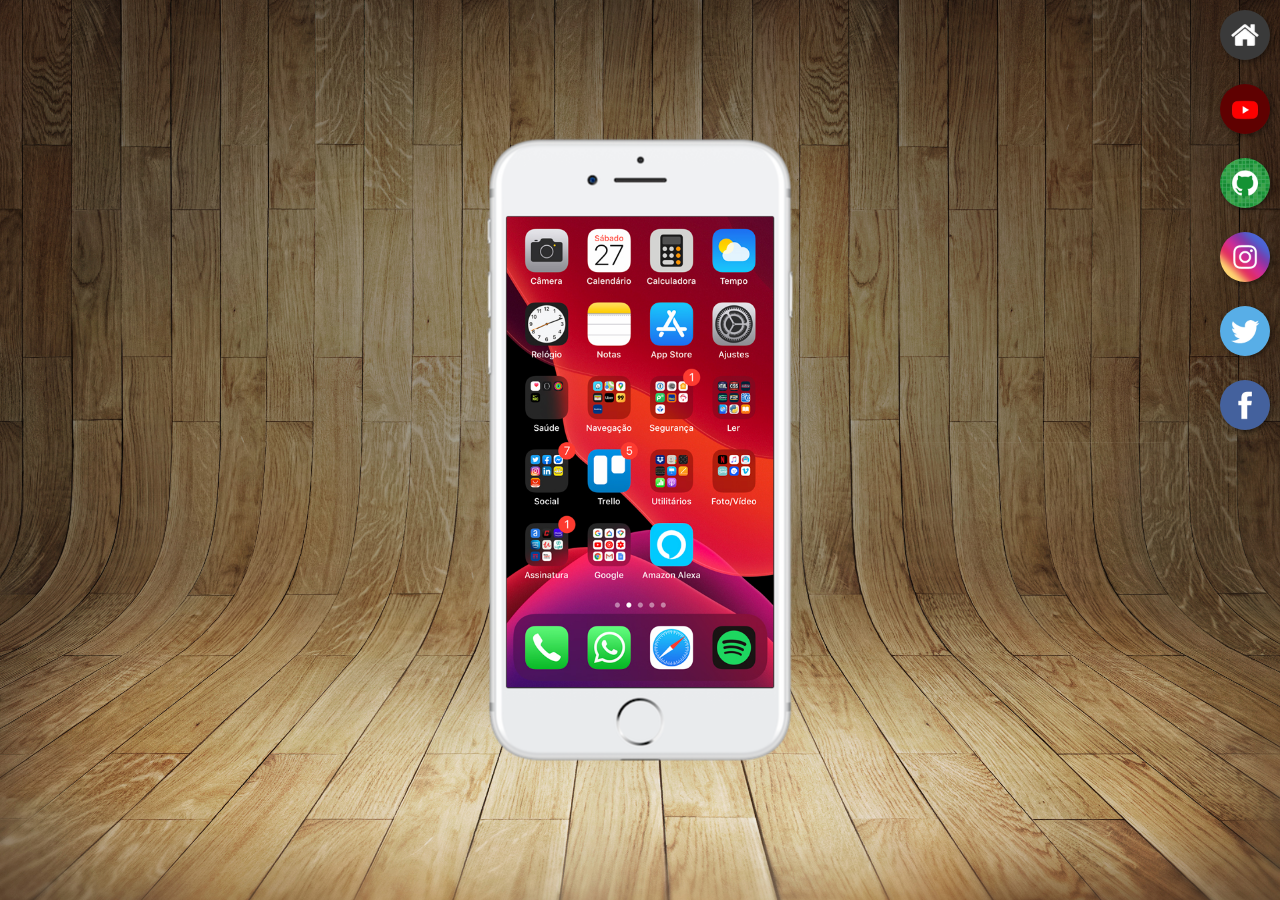
<file: index.html>
<!DOCTYPE html>
<html lang="pt-br">
<head>
    <meta charset="UTF-8">
    <meta name="viewport" content="width=device-width, initial-scale=1.0">
    <link rel="shortcut icon" href="favicon.ico" type="image/x-icon">
    <link rel="stylesheet" href="estilos/style.css">
    <title>Projeto Redes Sociais</title>
</head>
<body>
    <main>
        <section id="telefone">
            <iframe src="home.html" name="tela" id="tela" frameborder="0">
                Seu navegador não é compatível com iframe
            </iframe>
        </section>

        <section id="redes-sociais">
            <a href="home.html" target="tela"><img src="imagens/logo-home.jpg" alt=""></a><br>
            <a href="youtube.html" target="tela"><img src="imagens/logo-youtube.jpg" alt=""></a><br>
            <a href="github.html" target="tela"><img src="imagens/logo-github.jpg" alt=""></a><br>
            <a href="instagram.html" target="tela"><img src="imagens/logo-instagram.jpg" alt=""></a><br>
            <a href="x.html" target="tela"><img src="imagens/logo-twitter.jpg" alt=""></a><br>
            <a href="facebook.html" target="tela"><img src="imagens/logo-facebook.jpg" alt=""></a><br>
        </section>
    </main>
    
</body>
</html>
</file>
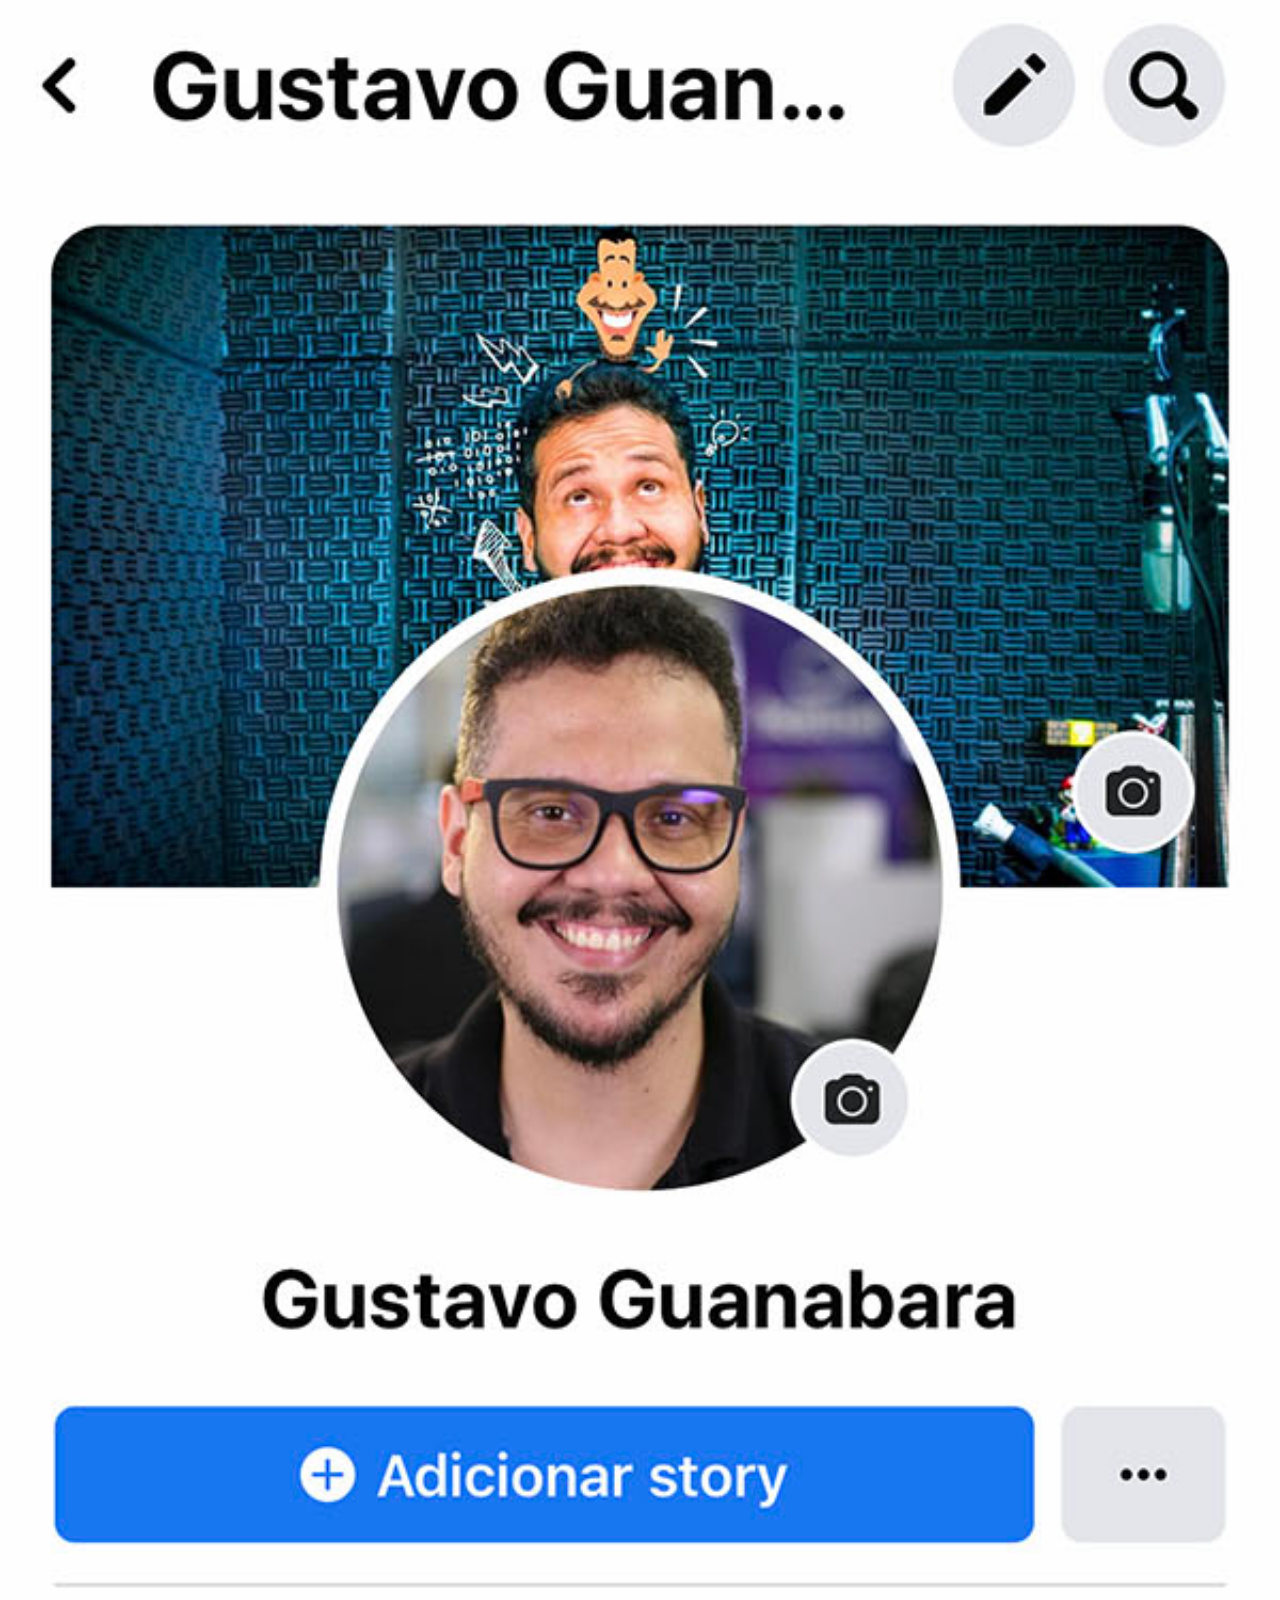
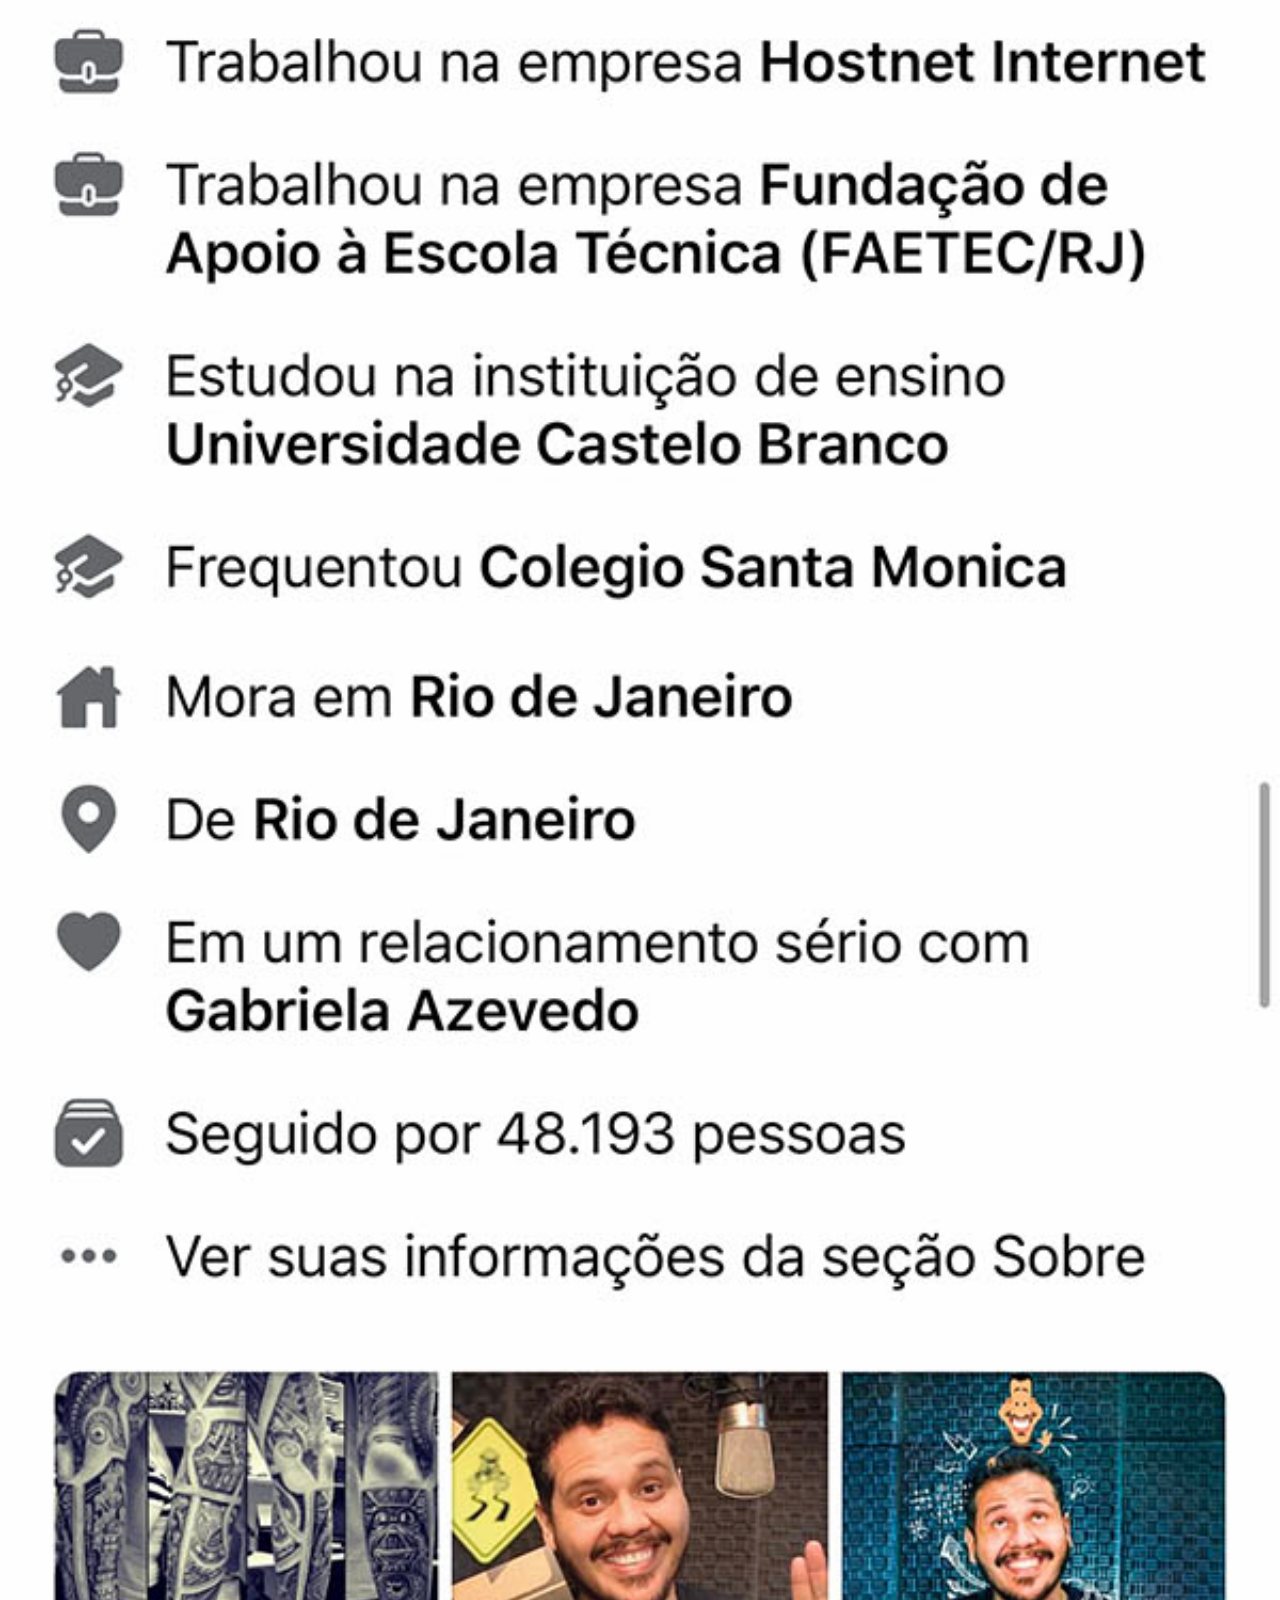
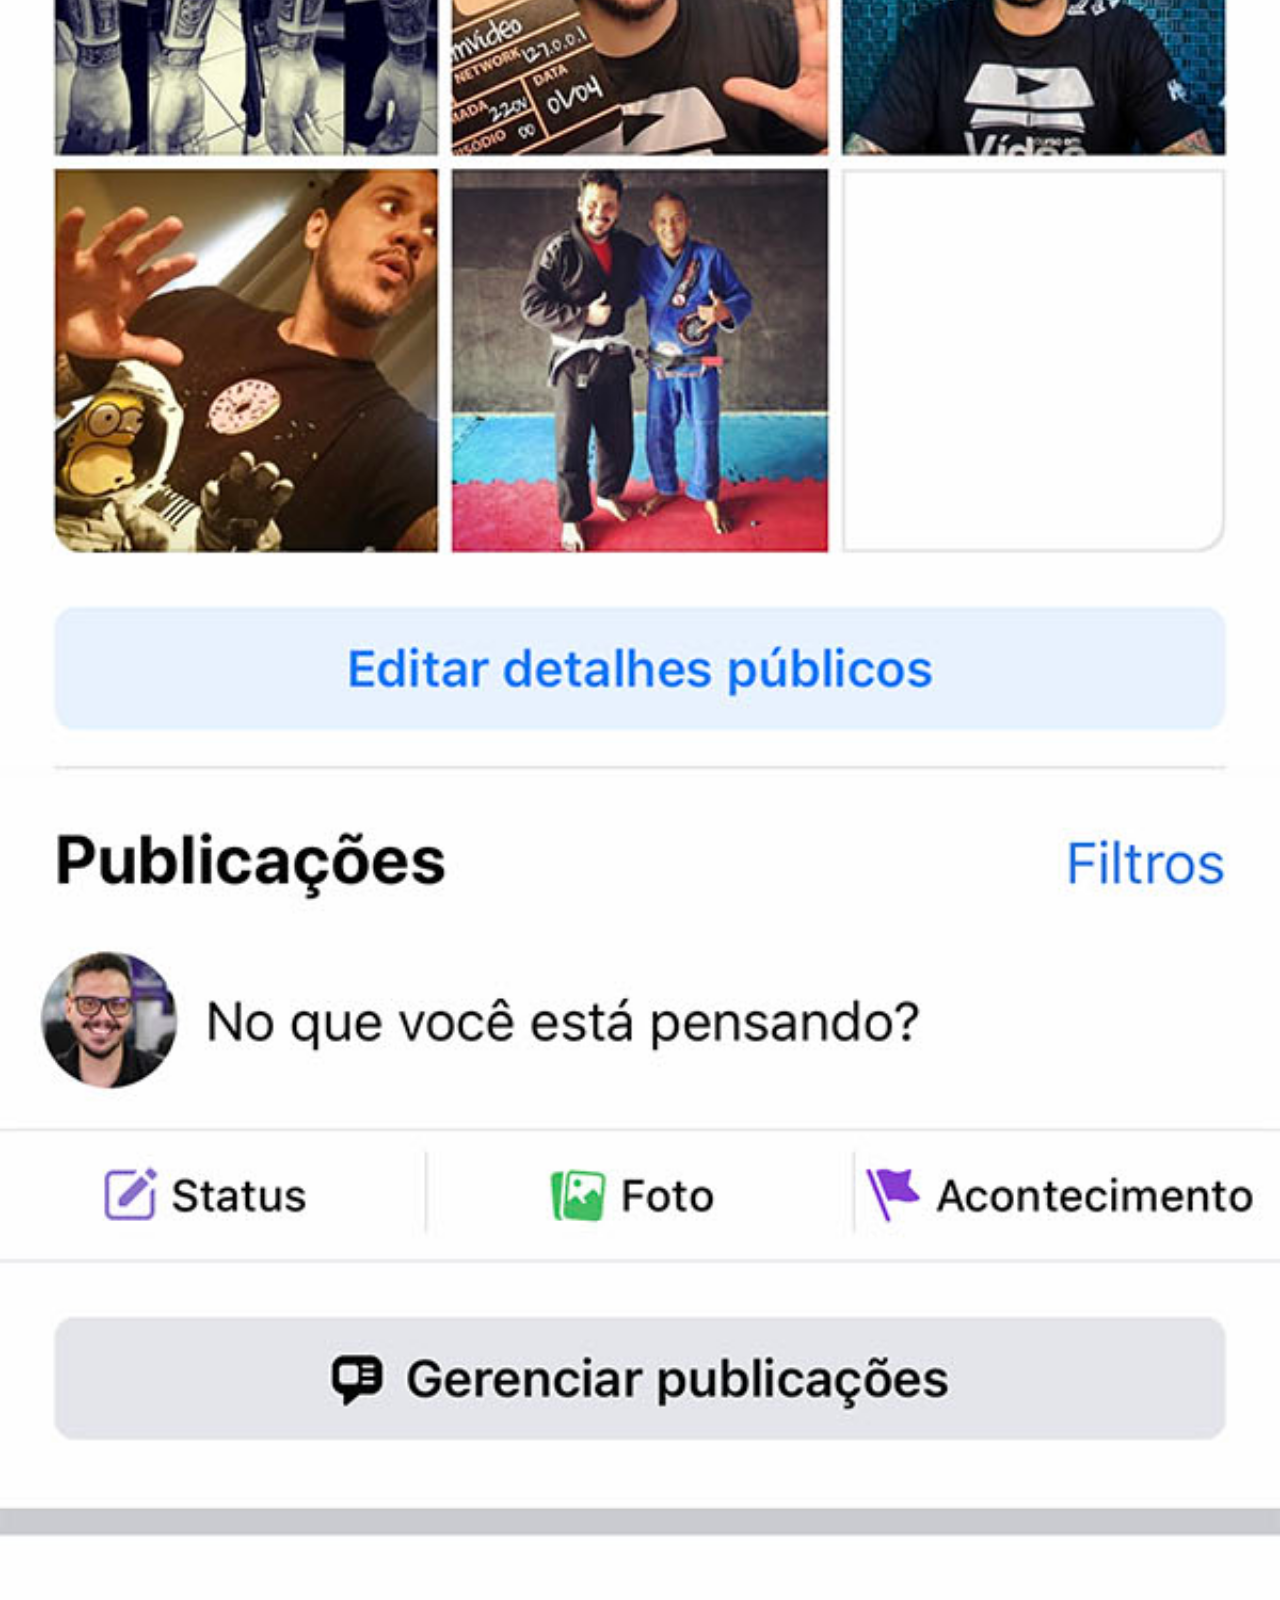
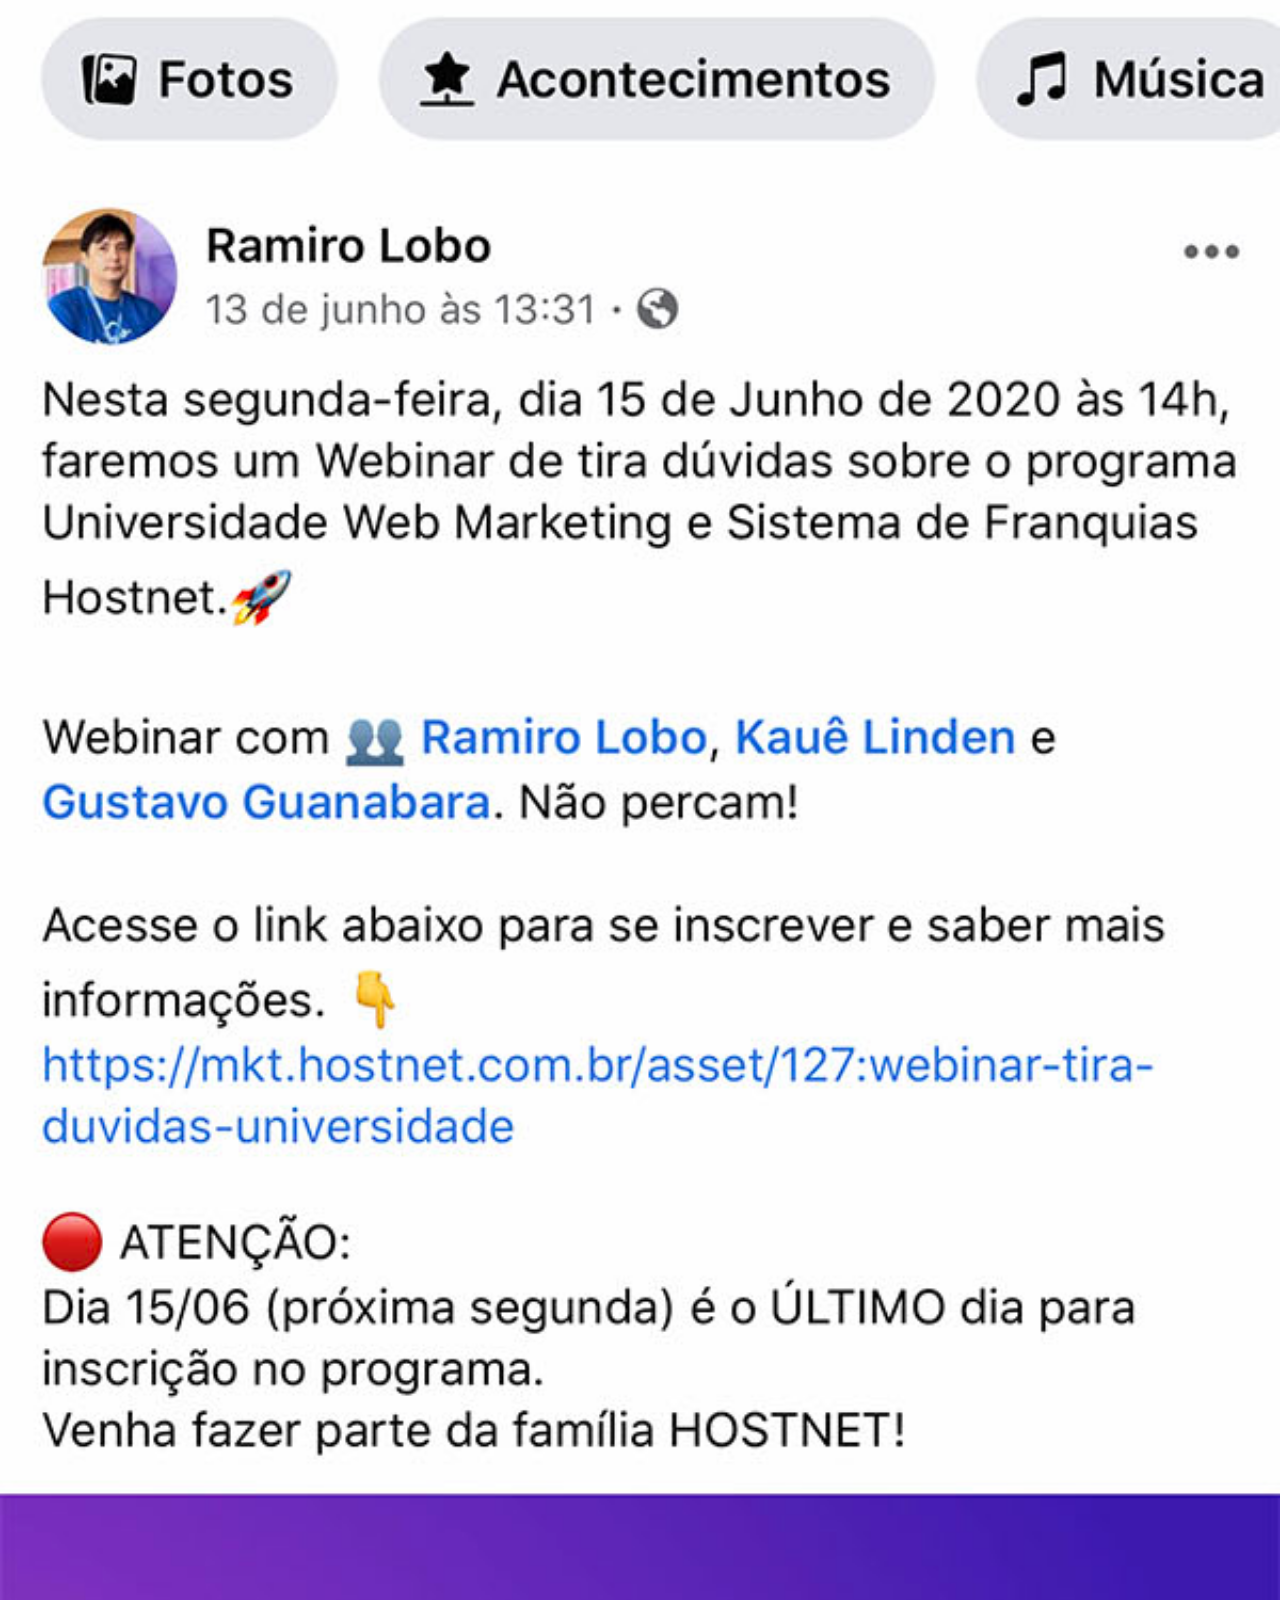
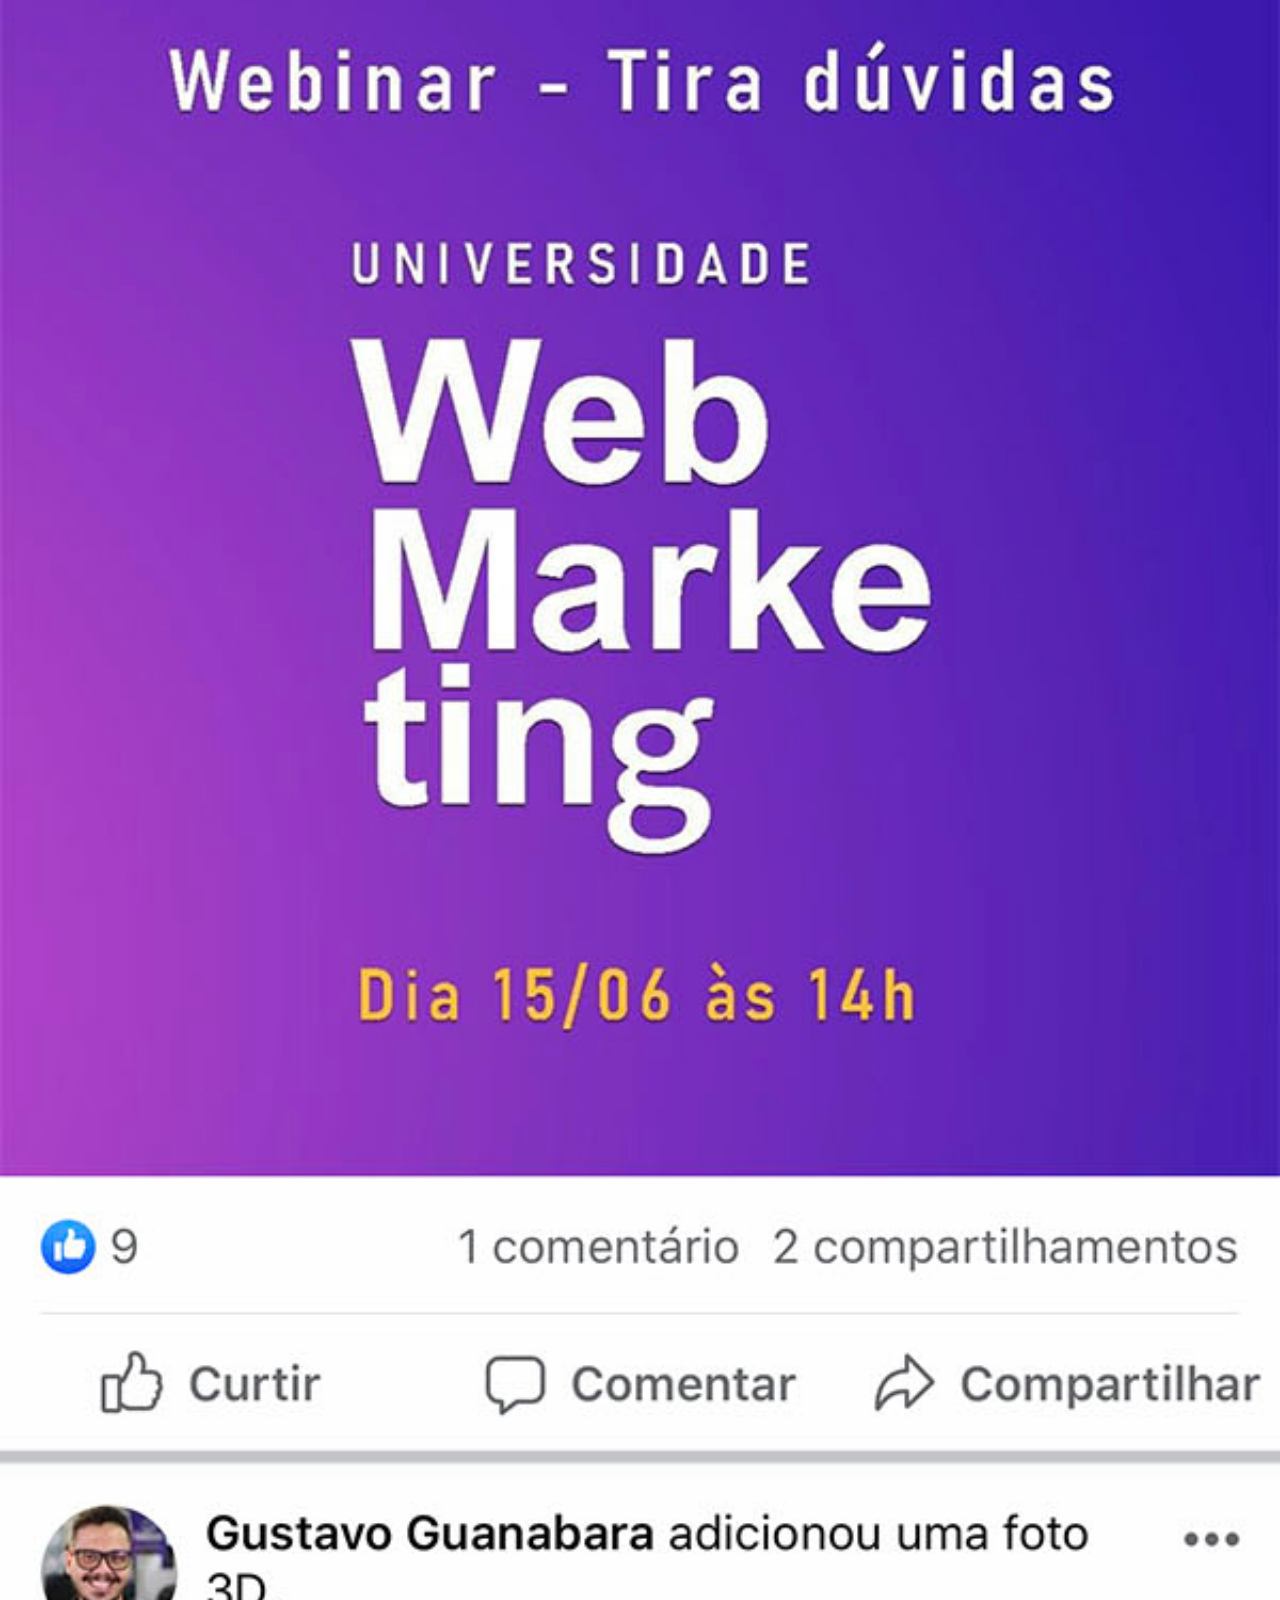
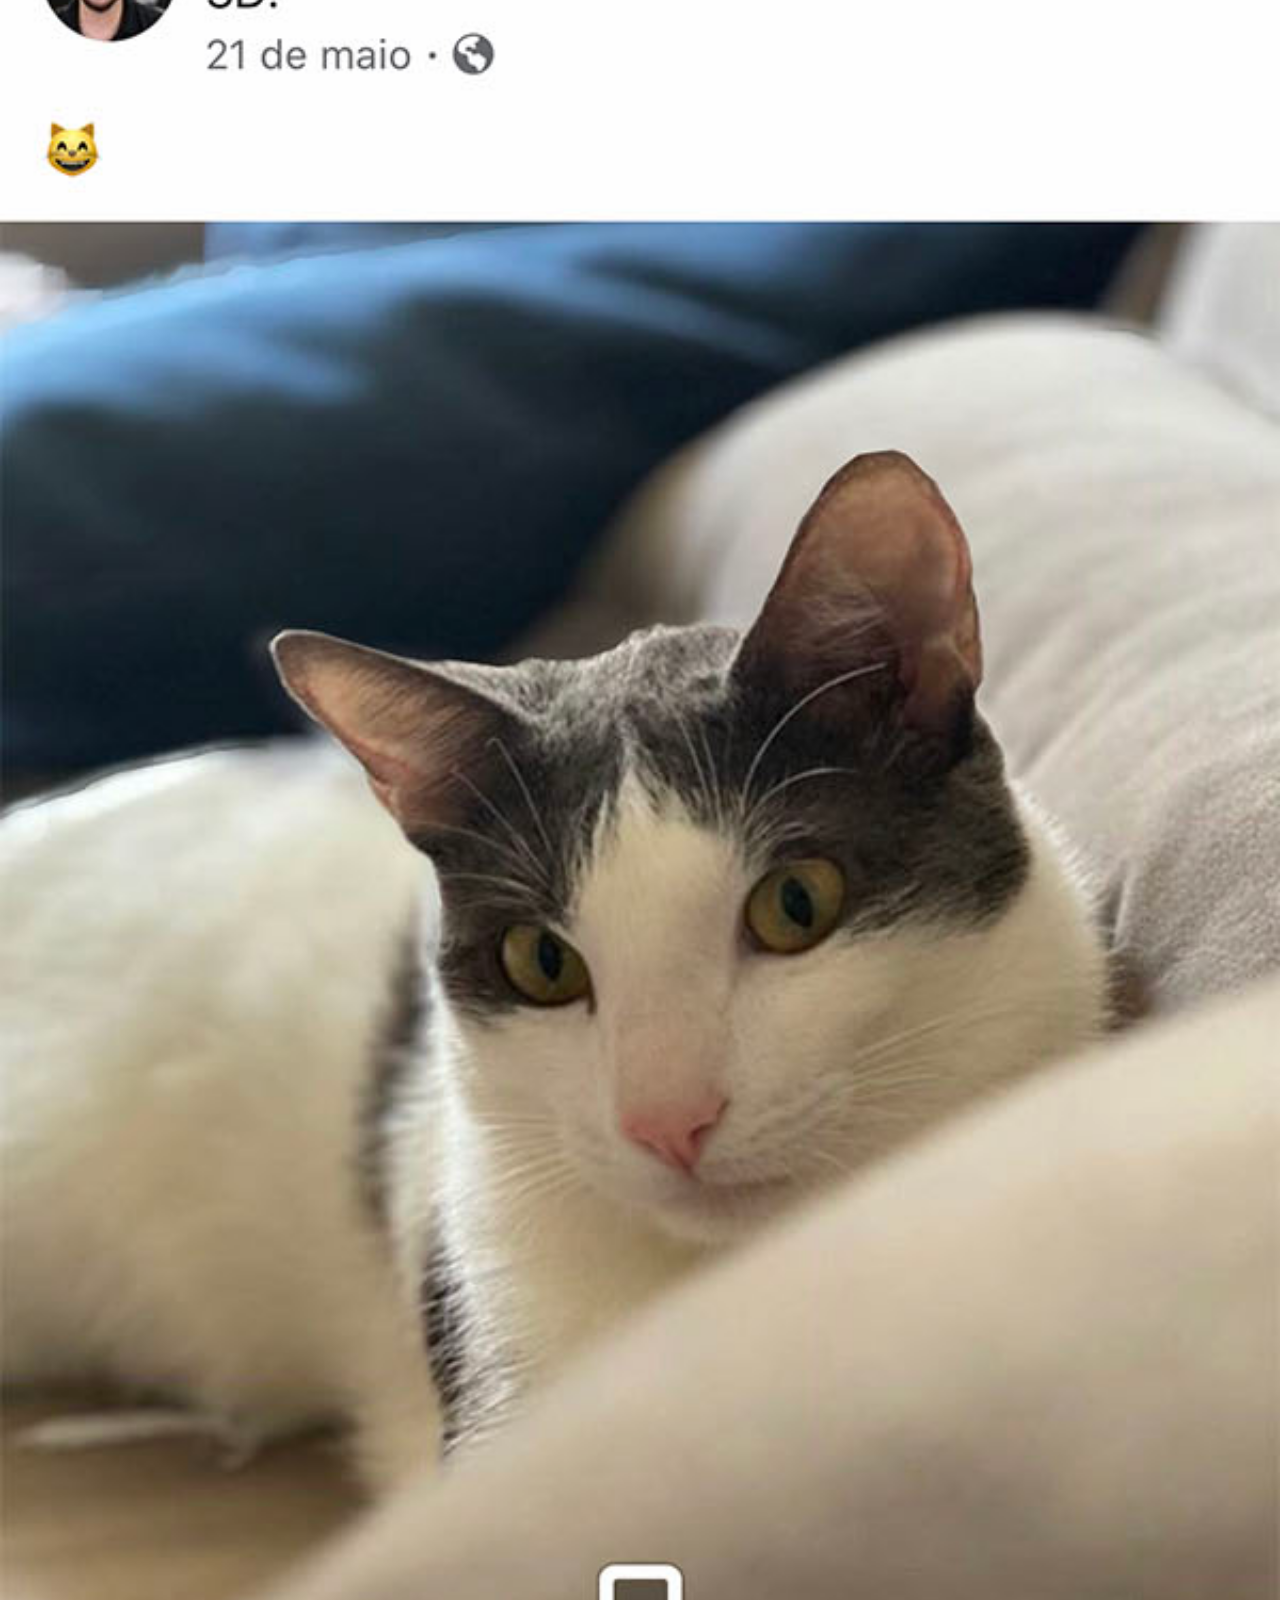
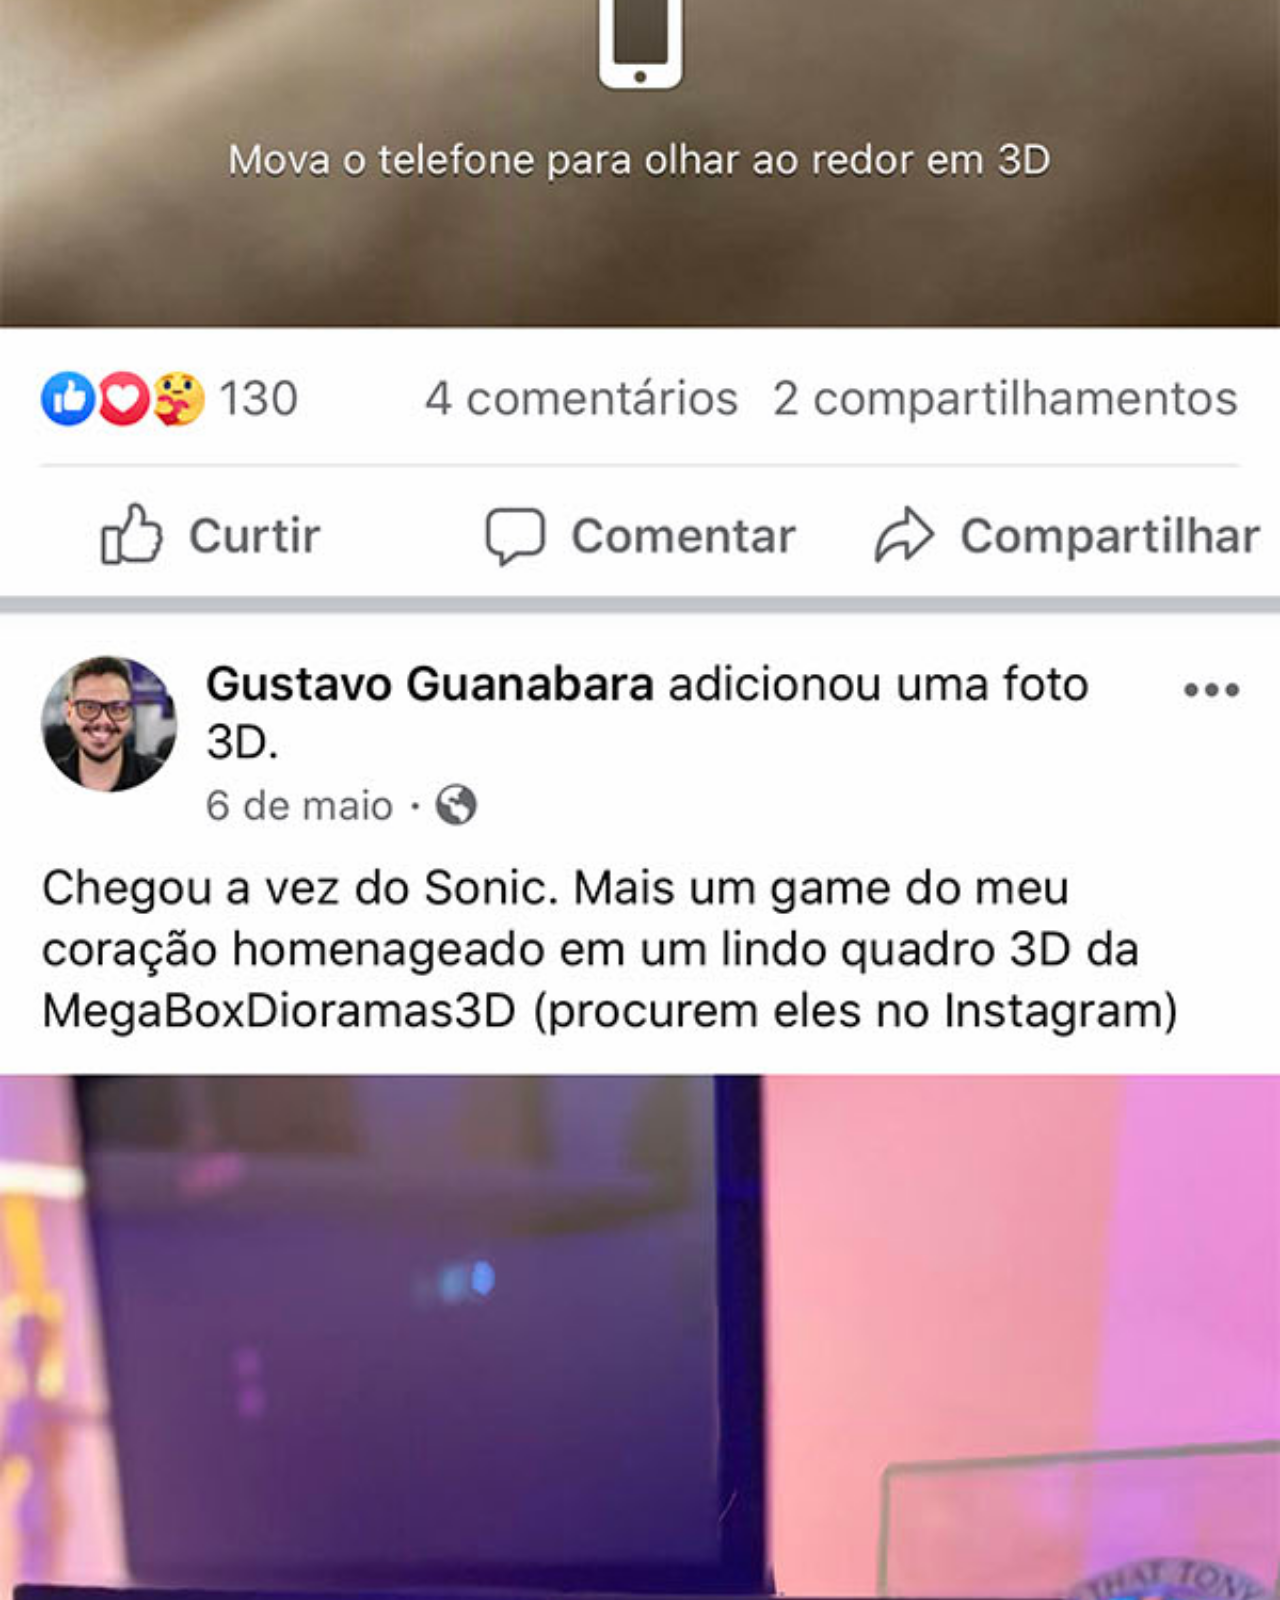
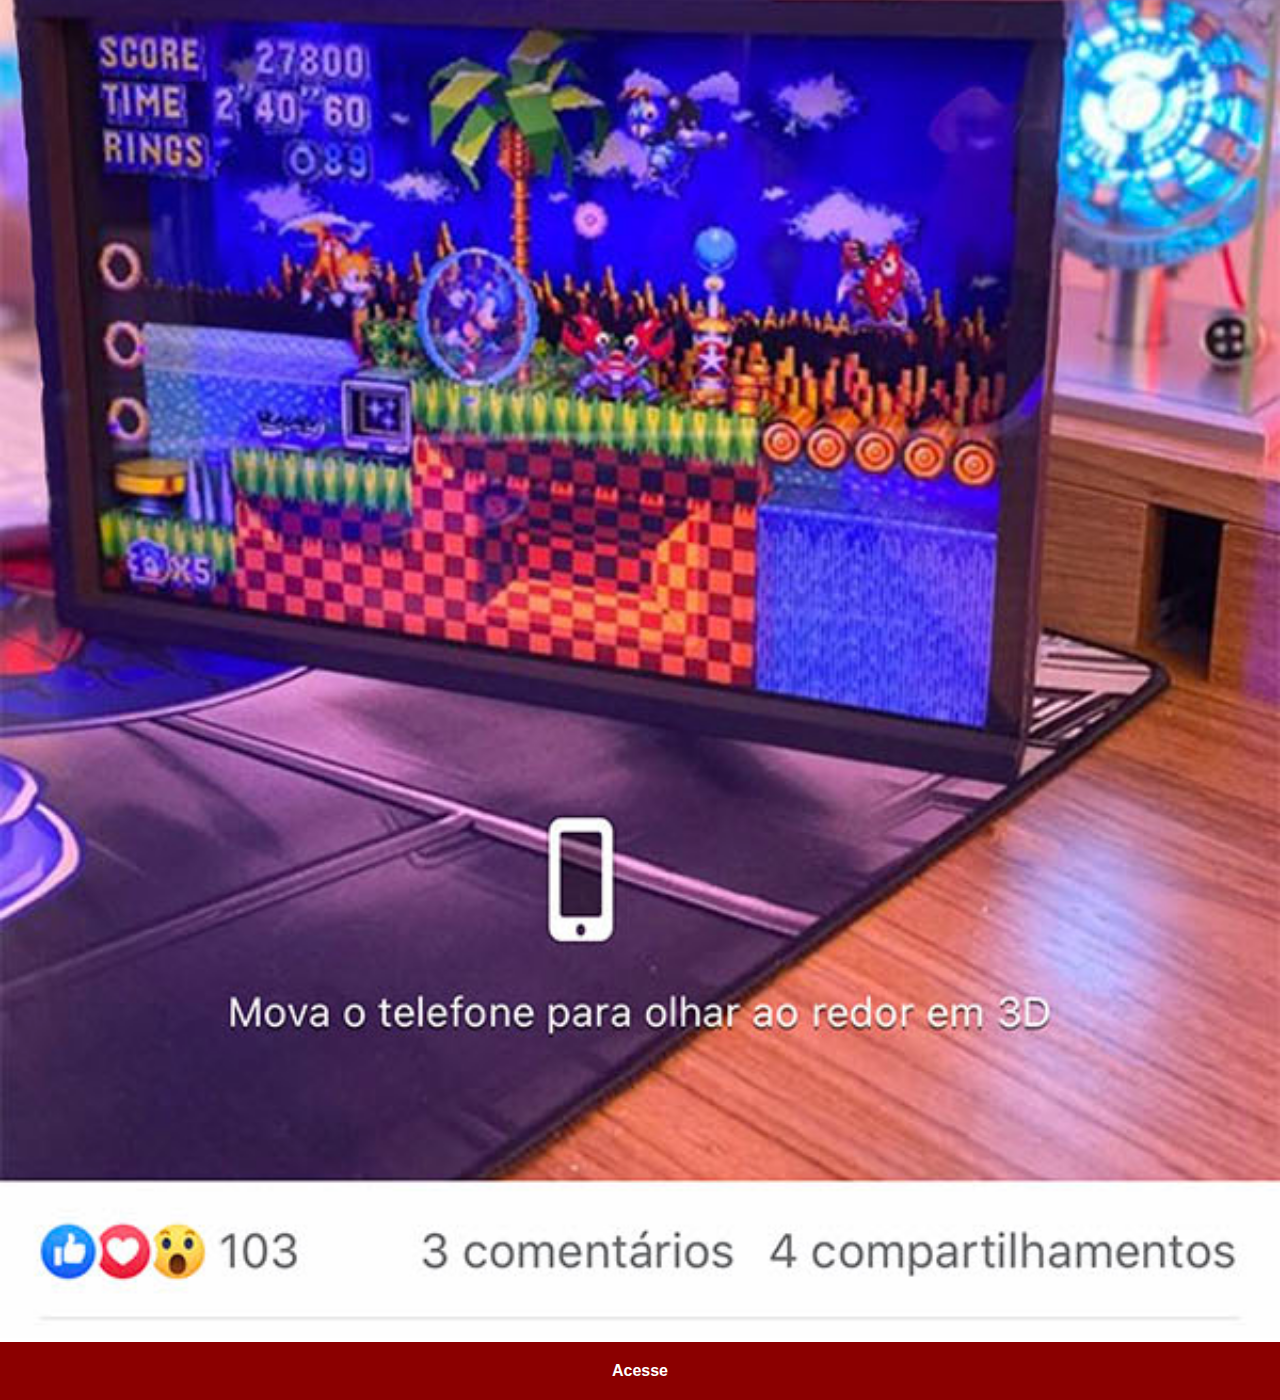
<file: facebook.html>
<!DOCTYPE html>
<html lang="pt-br">
<head>
    <meta charset="UTF-8">
    <meta name="viewport" content="width=device-width, initial-scale=1.0">
    <title>facebook</title>
</head>
<link rel="stylesheet" href="estilos/social.css">

<body>
    <img src="imagens/tela-facebook.jpg" alt="facebook">
    <a href="https://www.facebook.com/groups/1520234831617060/?locale=pt_BR" target="_blank">Acesse</a>
    
</body>
</html>
</file>
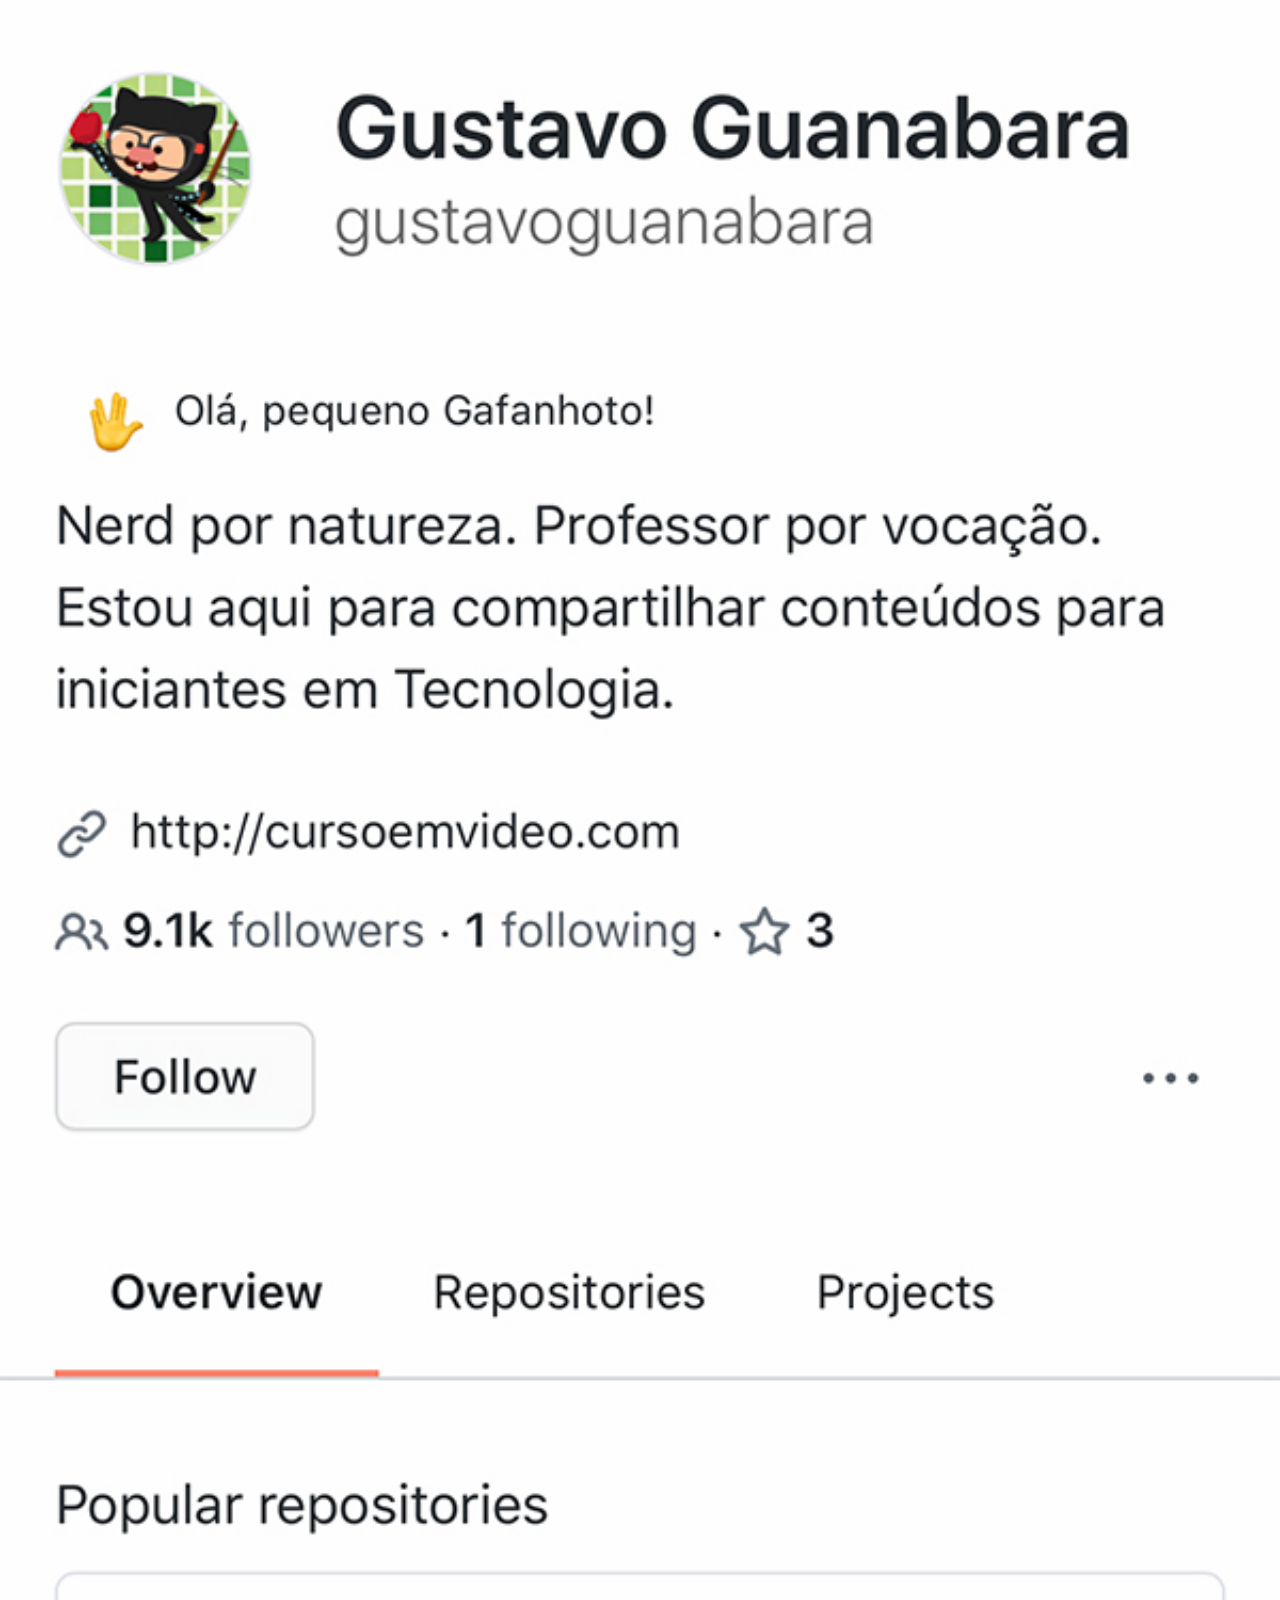
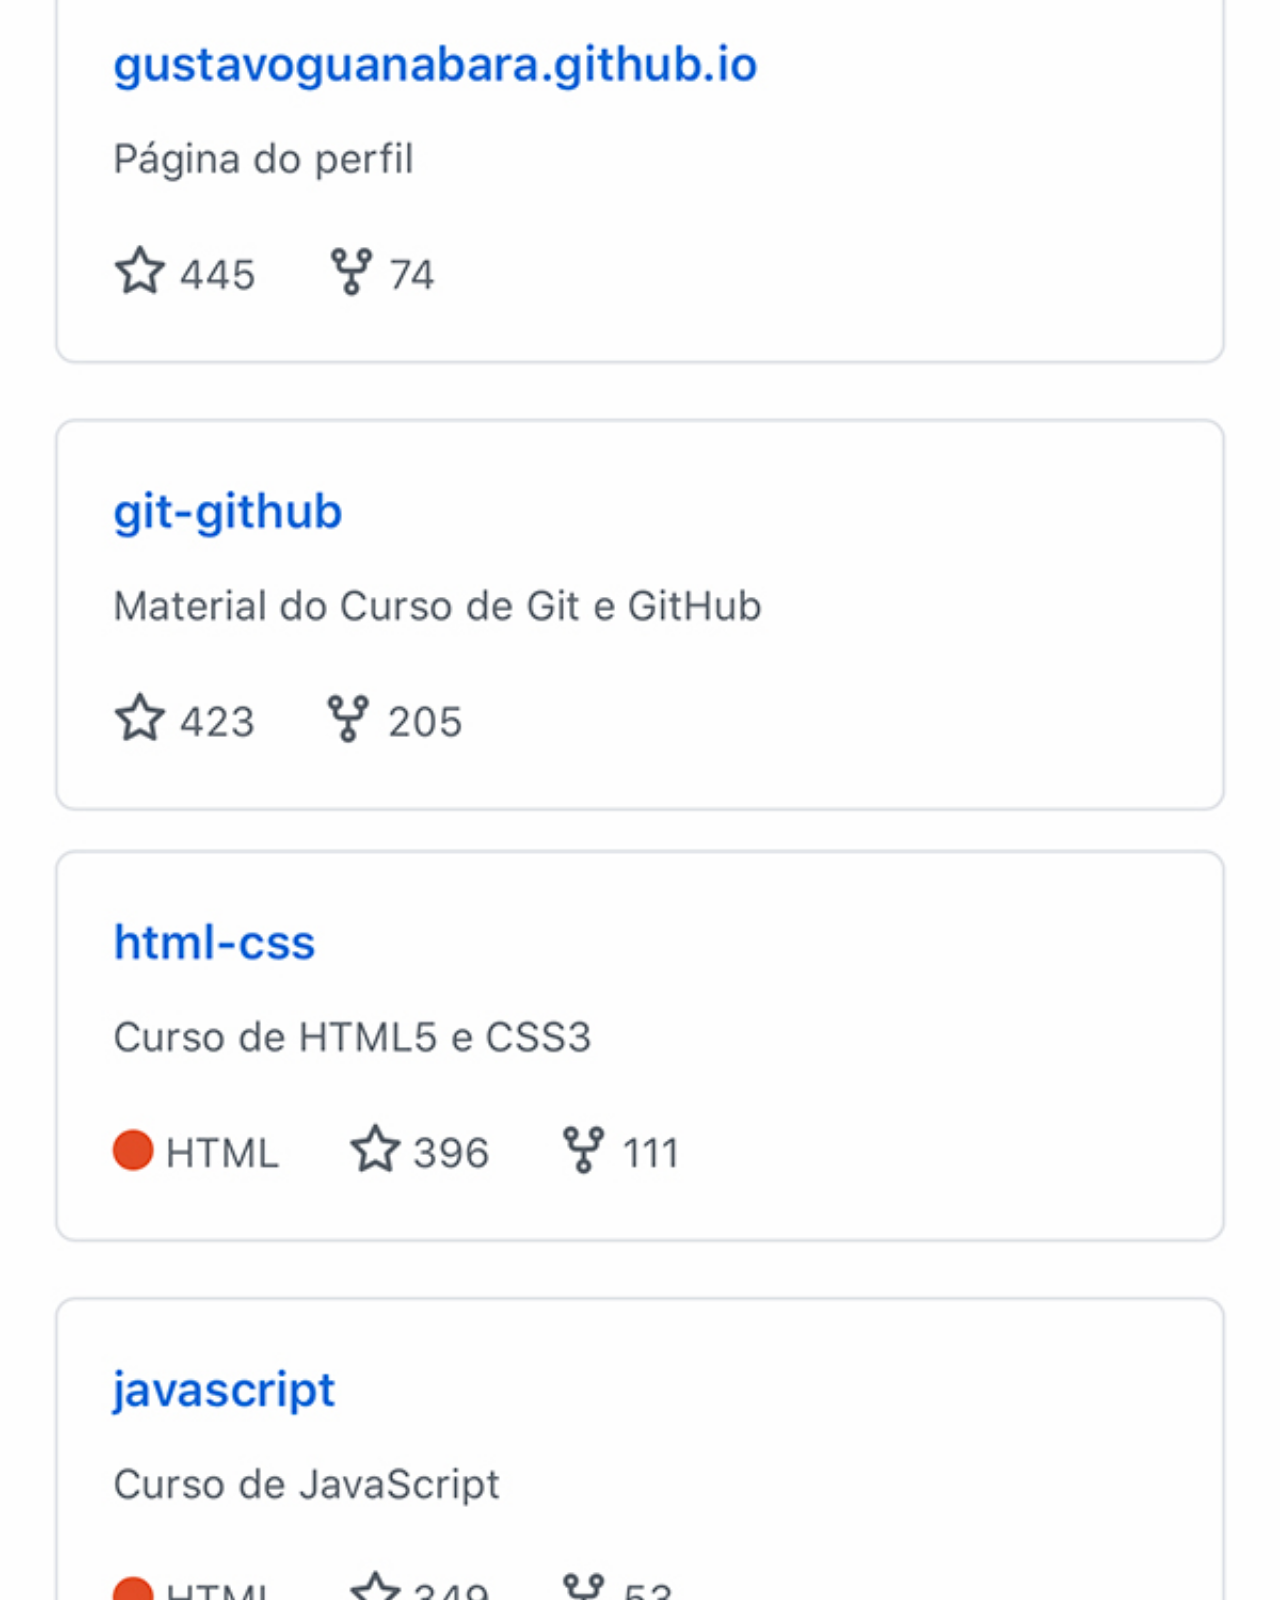
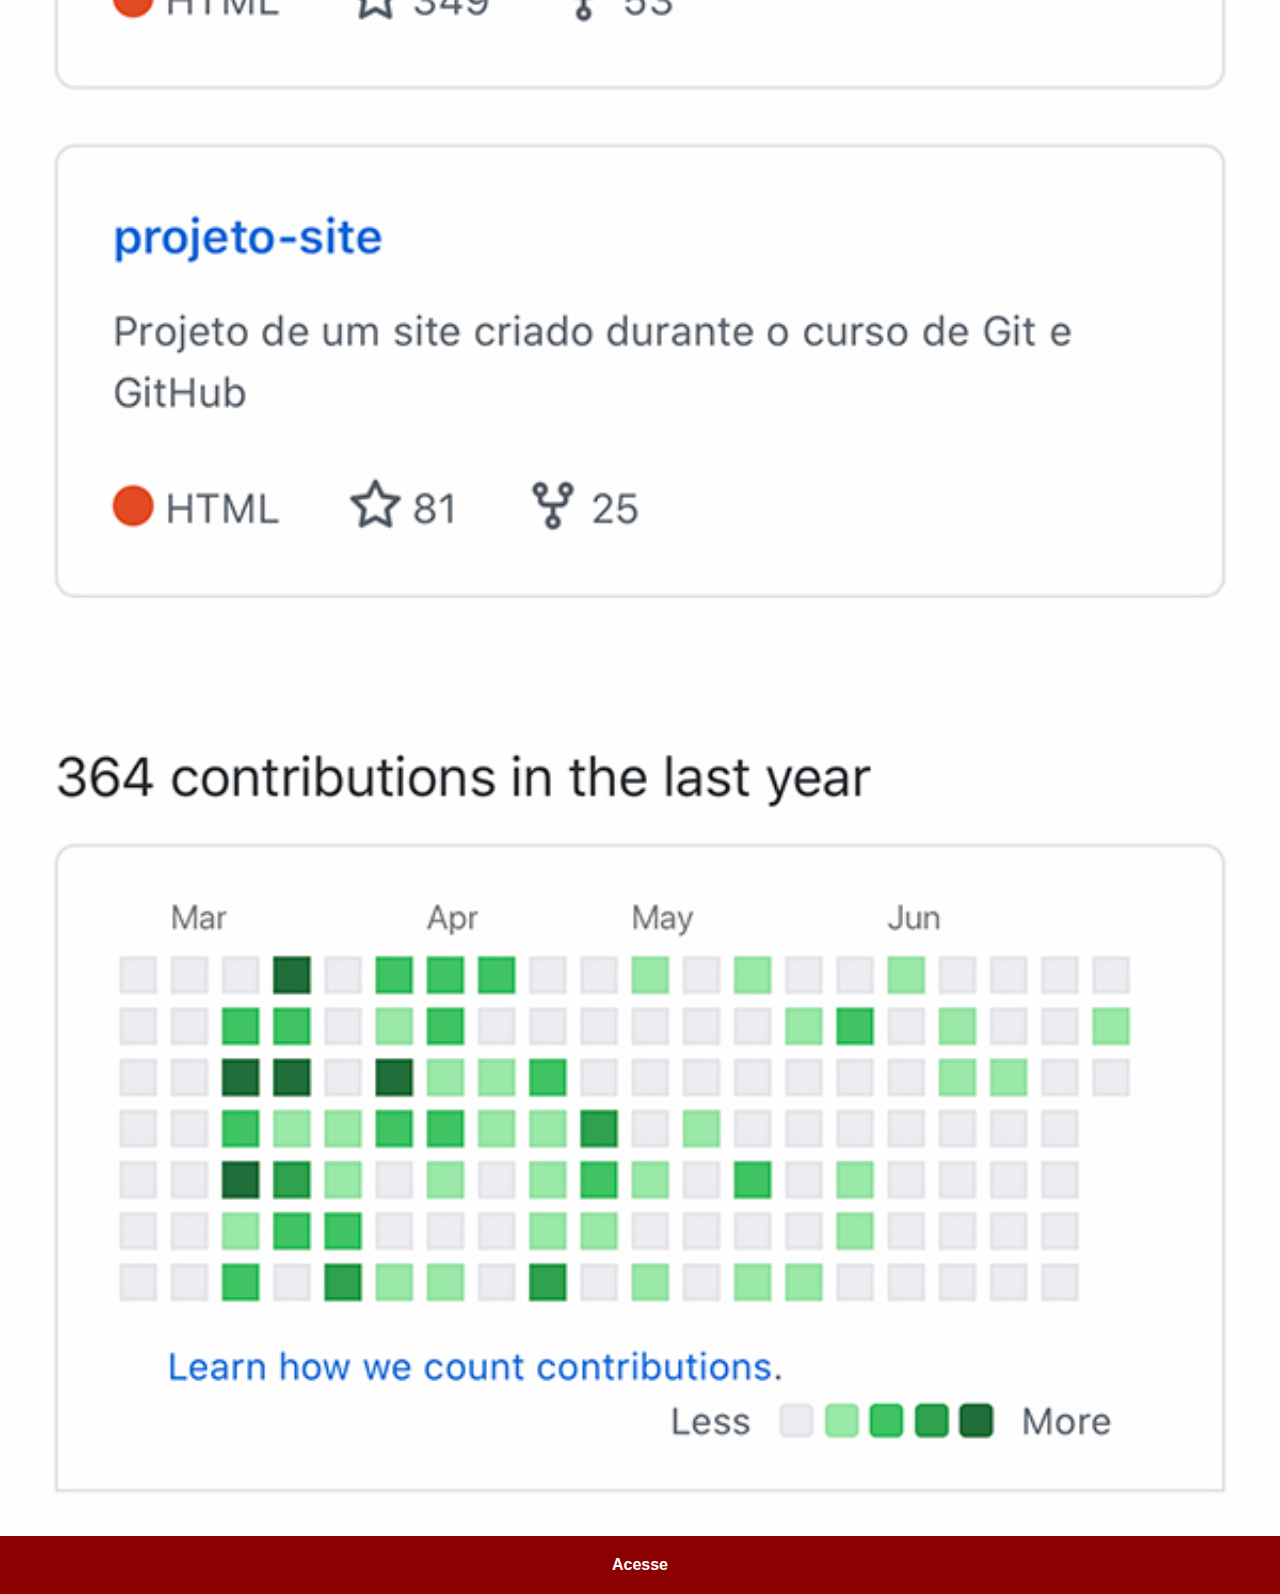
<file: github.html>
<!DOCTYPE html>
<html lang="pt-br">
<head>
    <meta charset="UTF-8">
    <meta name="viewport" content="width=device-width, initial-scale=1.0">
    <title>github</title>
</head>
<link rel="stylesheet" href="estilos/social.css">

<body>
    <img src="imagens/tela-github.jpg" alt="github">
    <a href="https://github.com/gustavoguanabara" target="_blank">Acesse</a>
    
</body>
</html>
</file>
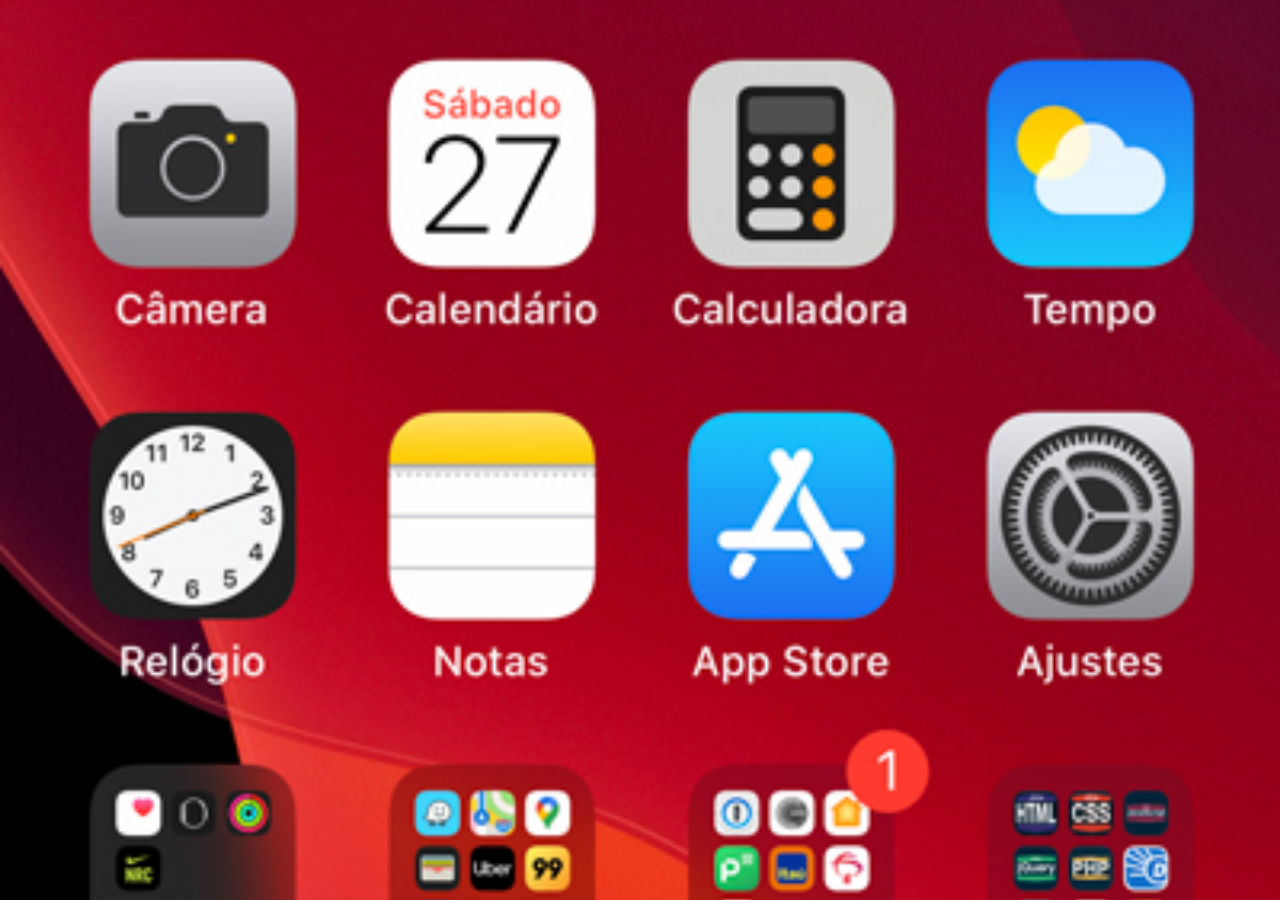
<file: home.html>
<!DOCTYPE html>
<html lang="pt-br">
<head>
    <meta charset="UTF-8">
    <meta name="viewport" content="width=device-width, initial-scale=1.0">
    <title>Home</title>
</head>

<style>
    * {
        margin: 0px;
        padding: 0px;
    }

    body {
        width: 100vw;
        height: 100vh;
        background: black url('imagens/tela-home.jpg') no-repeat top center;
        background-size: cover;

    }

</style>


<body>
    
</body>
</html>
</file>
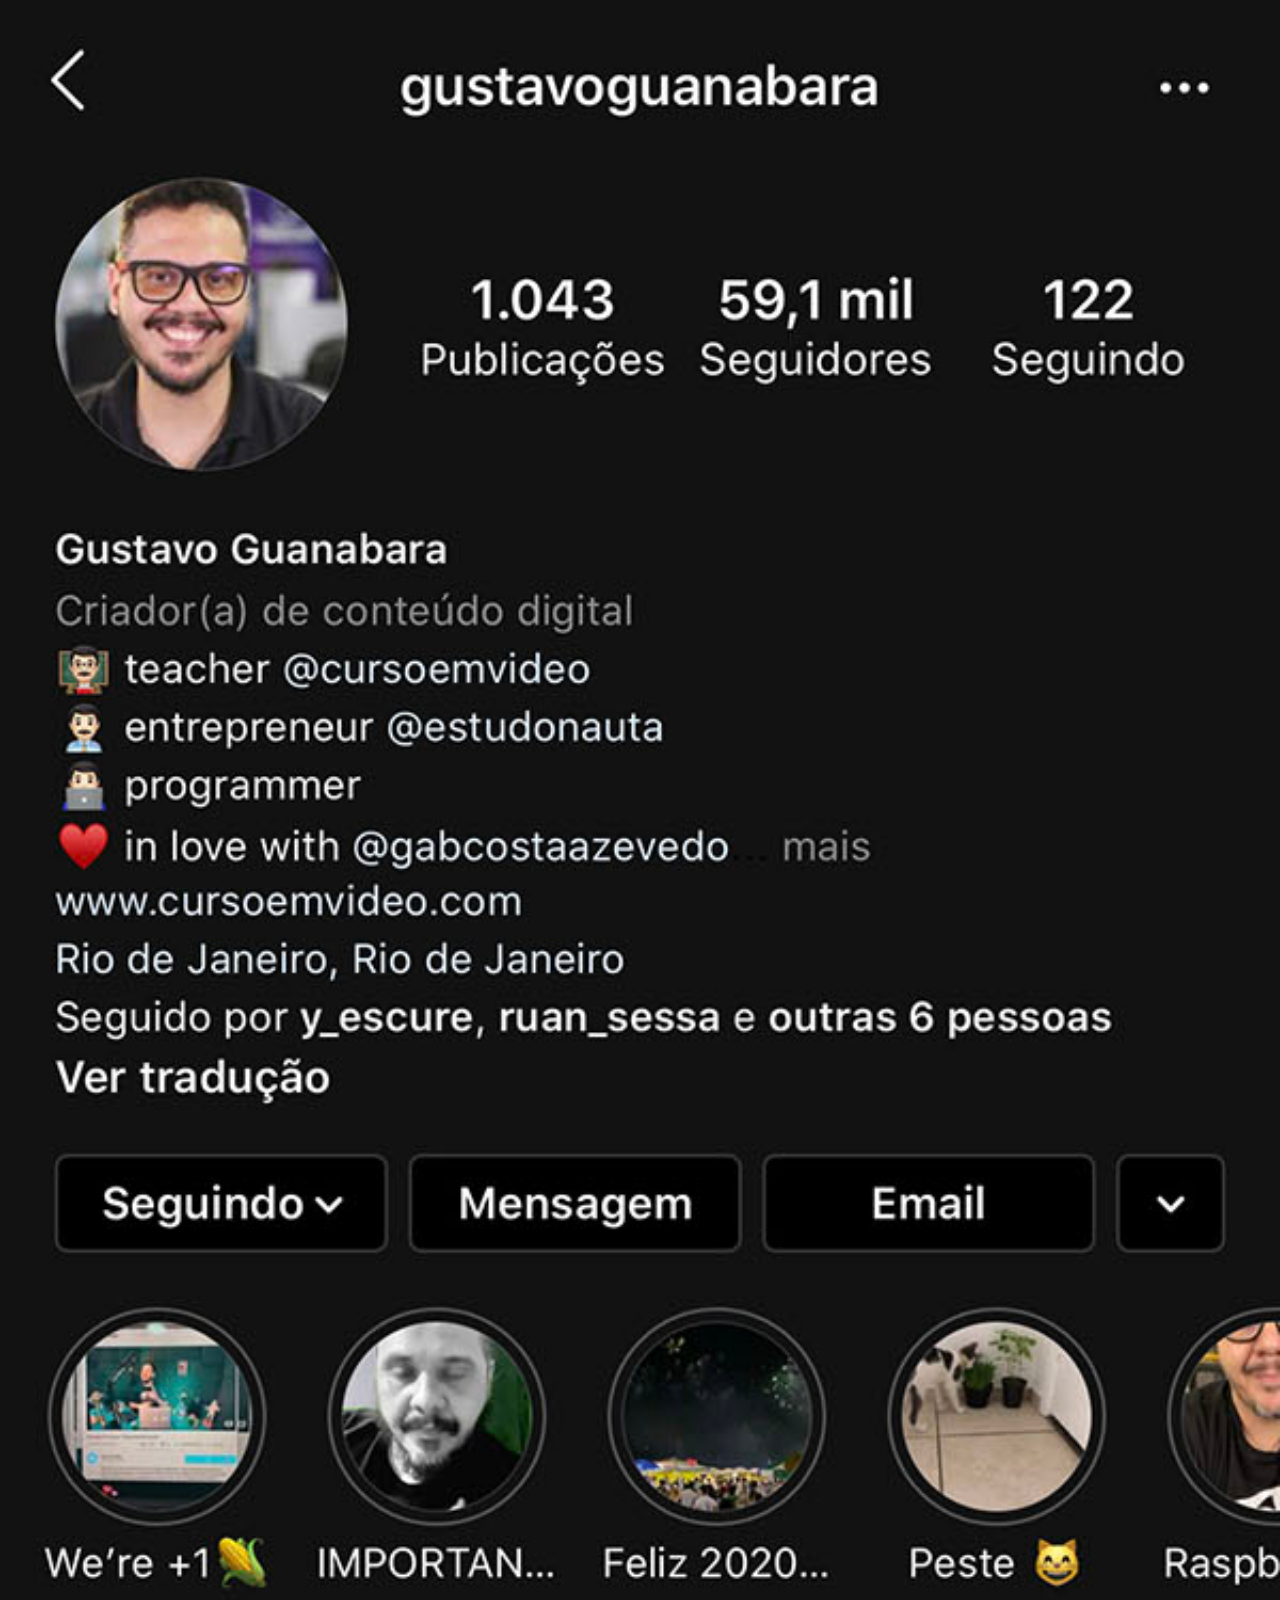
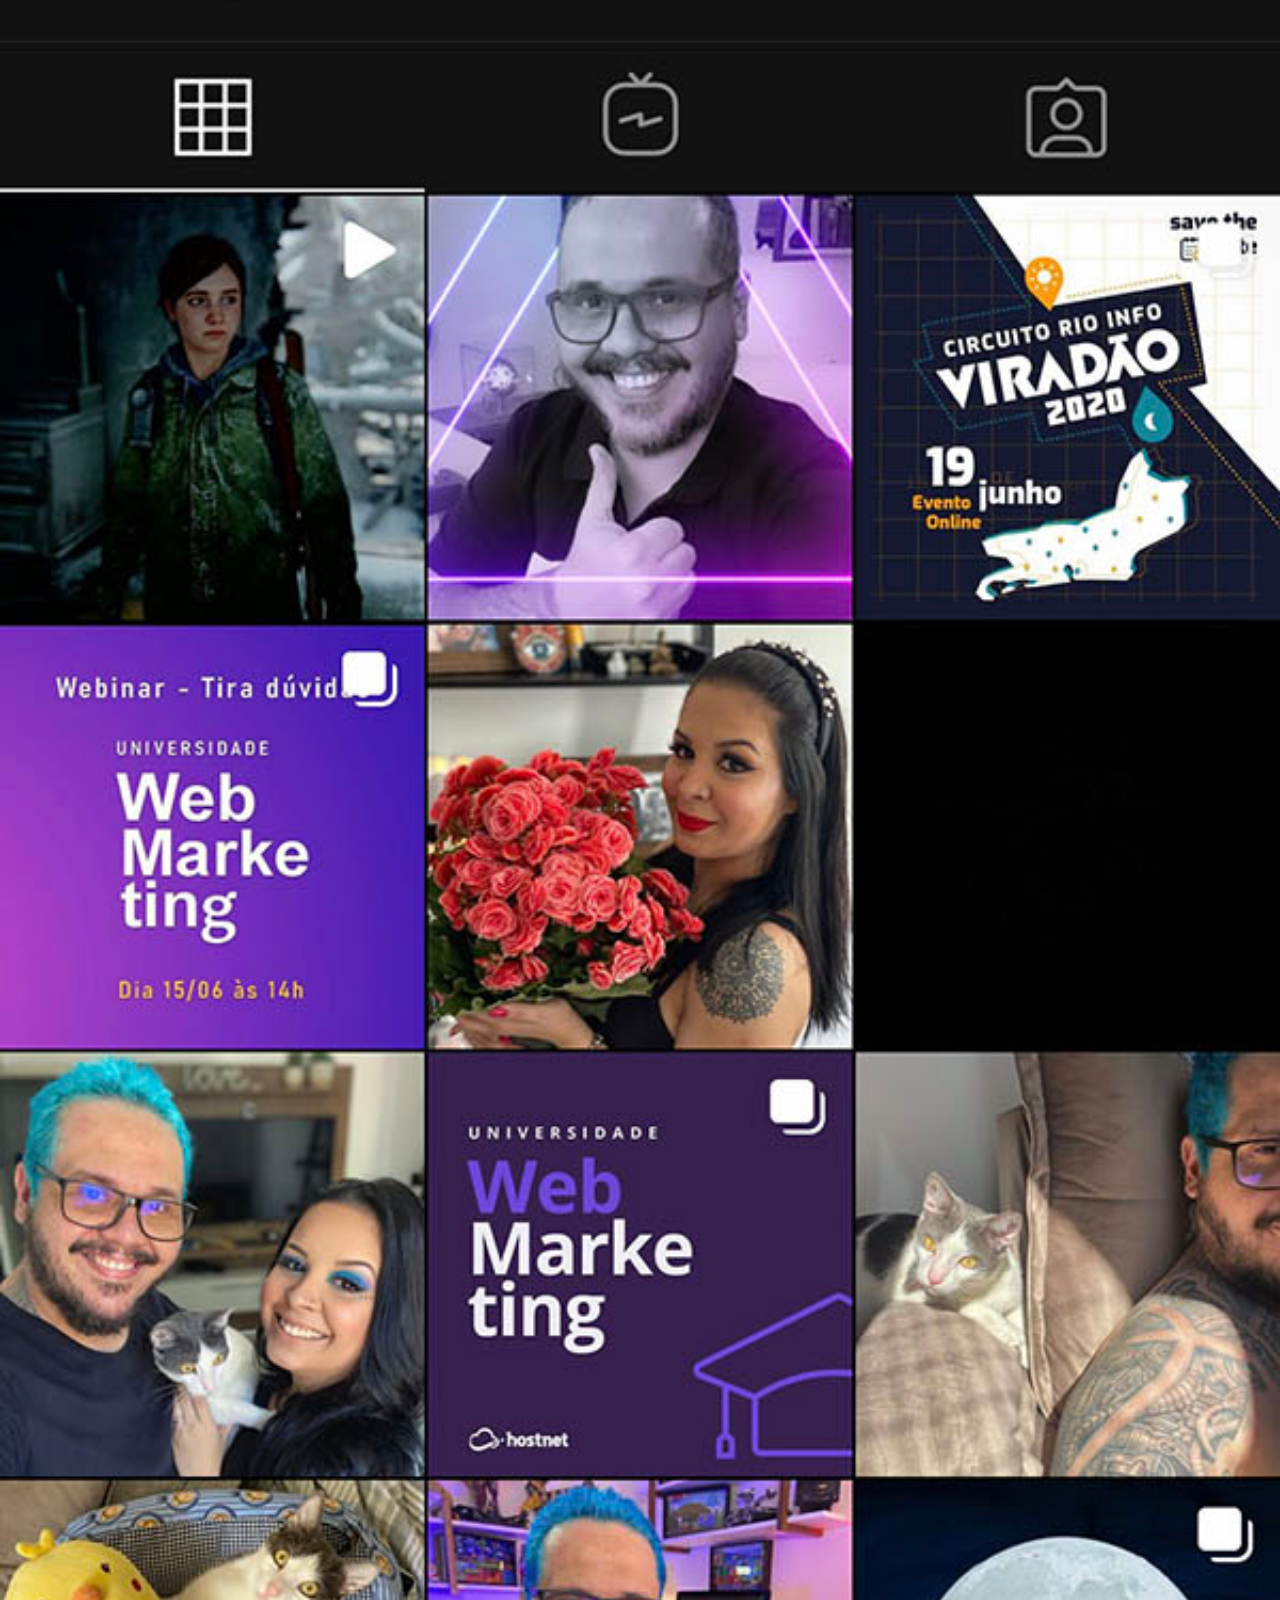
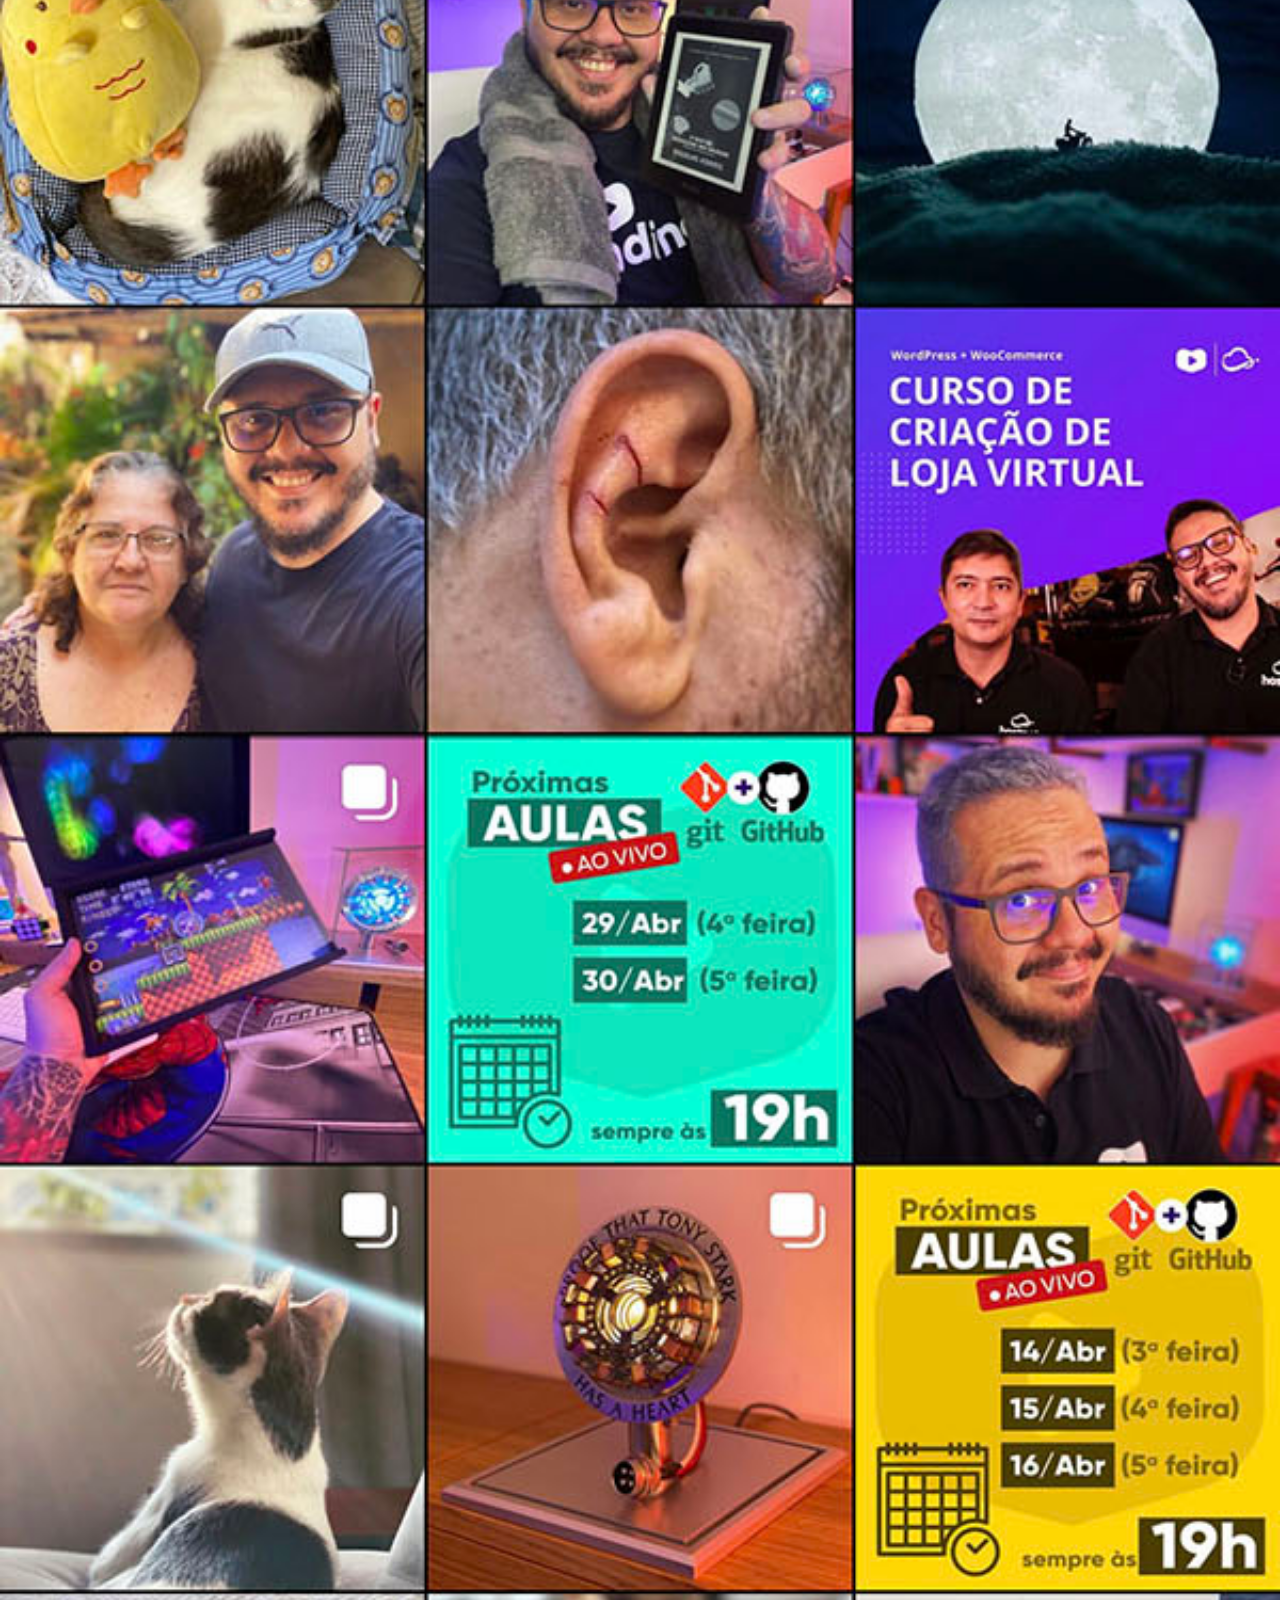
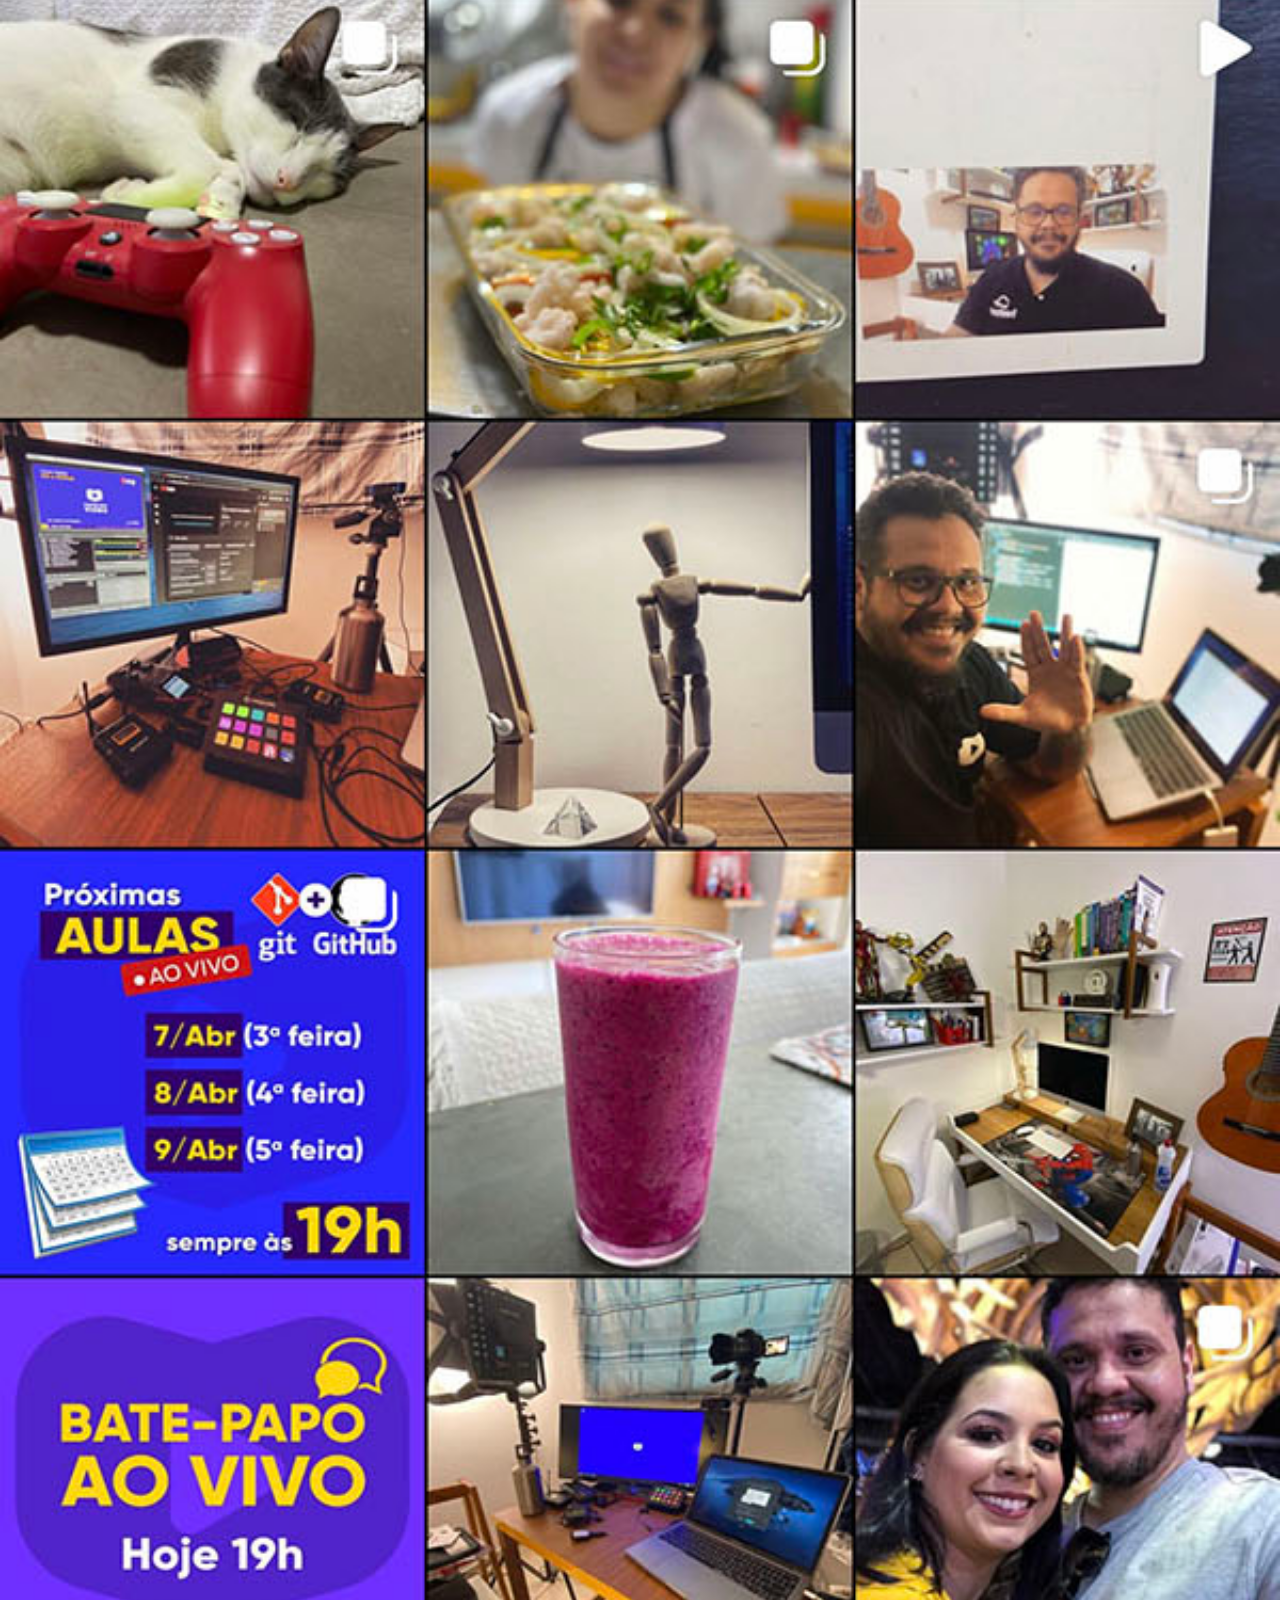
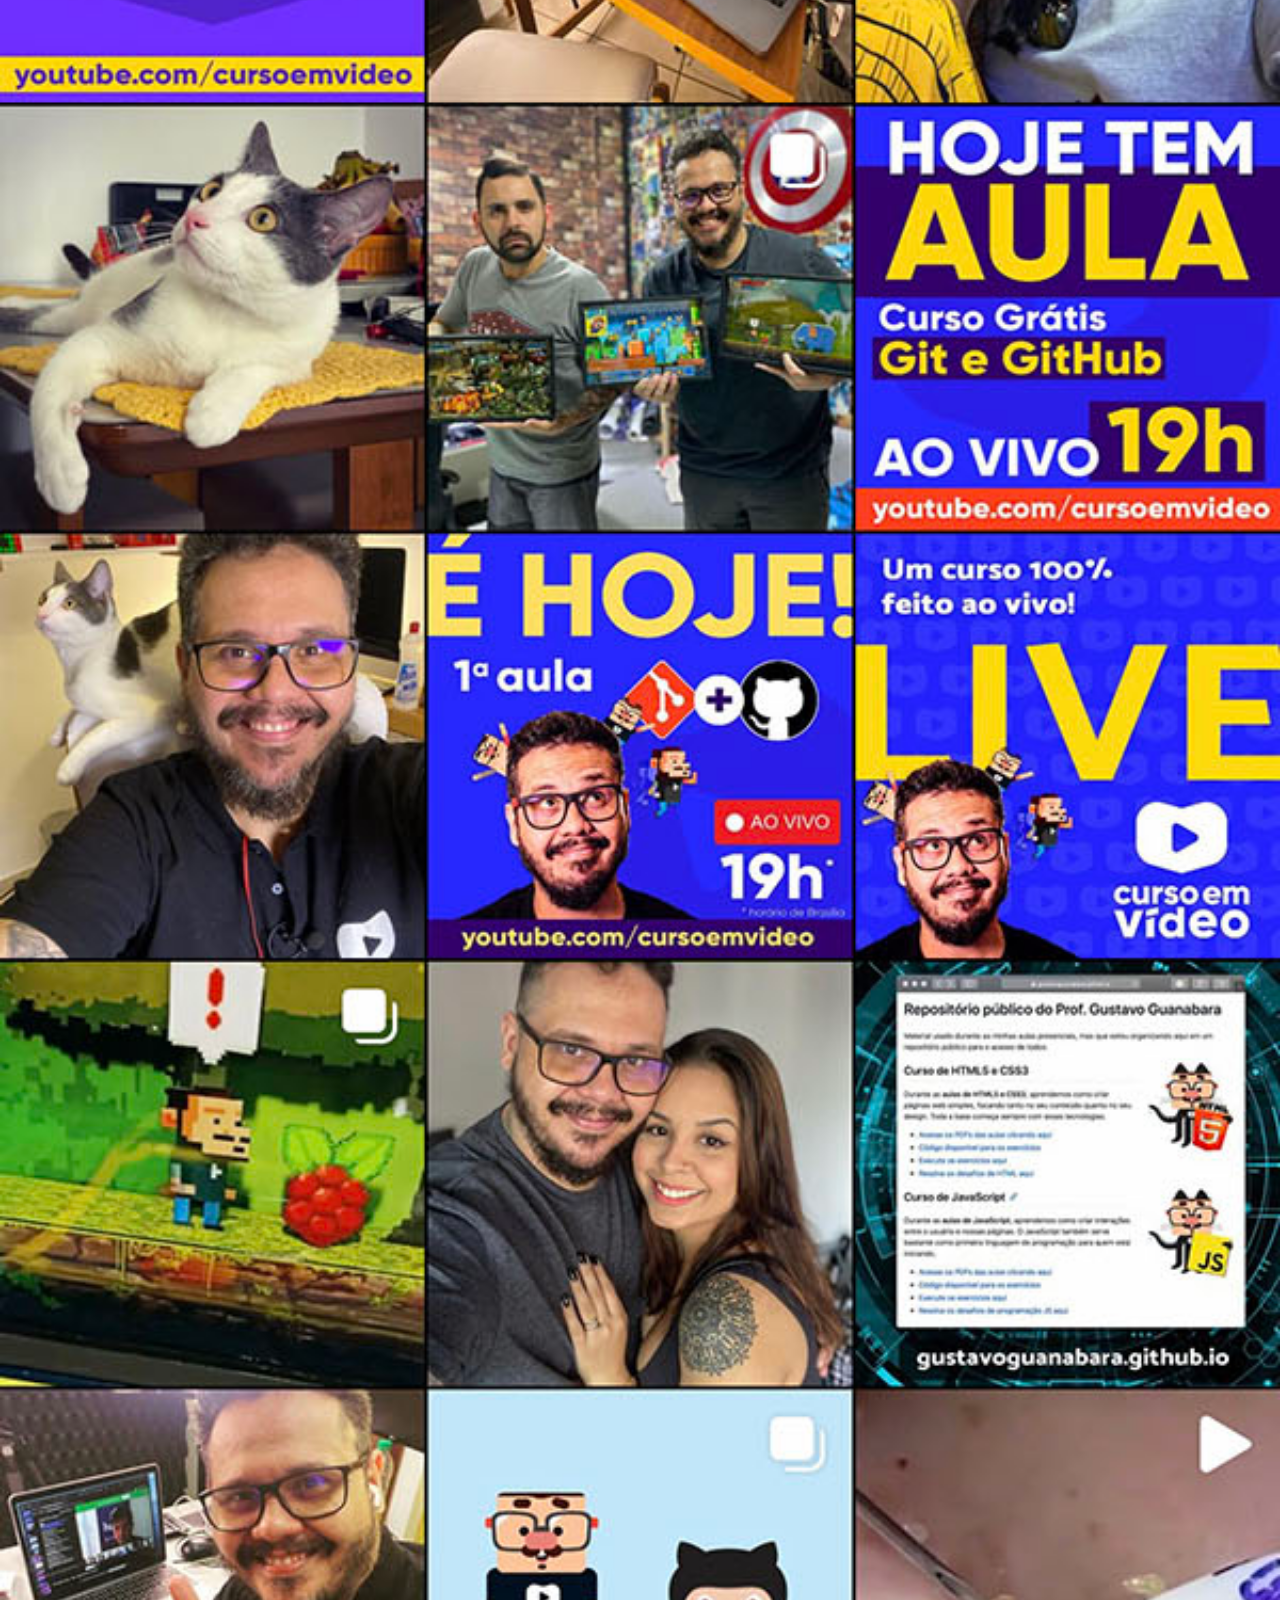
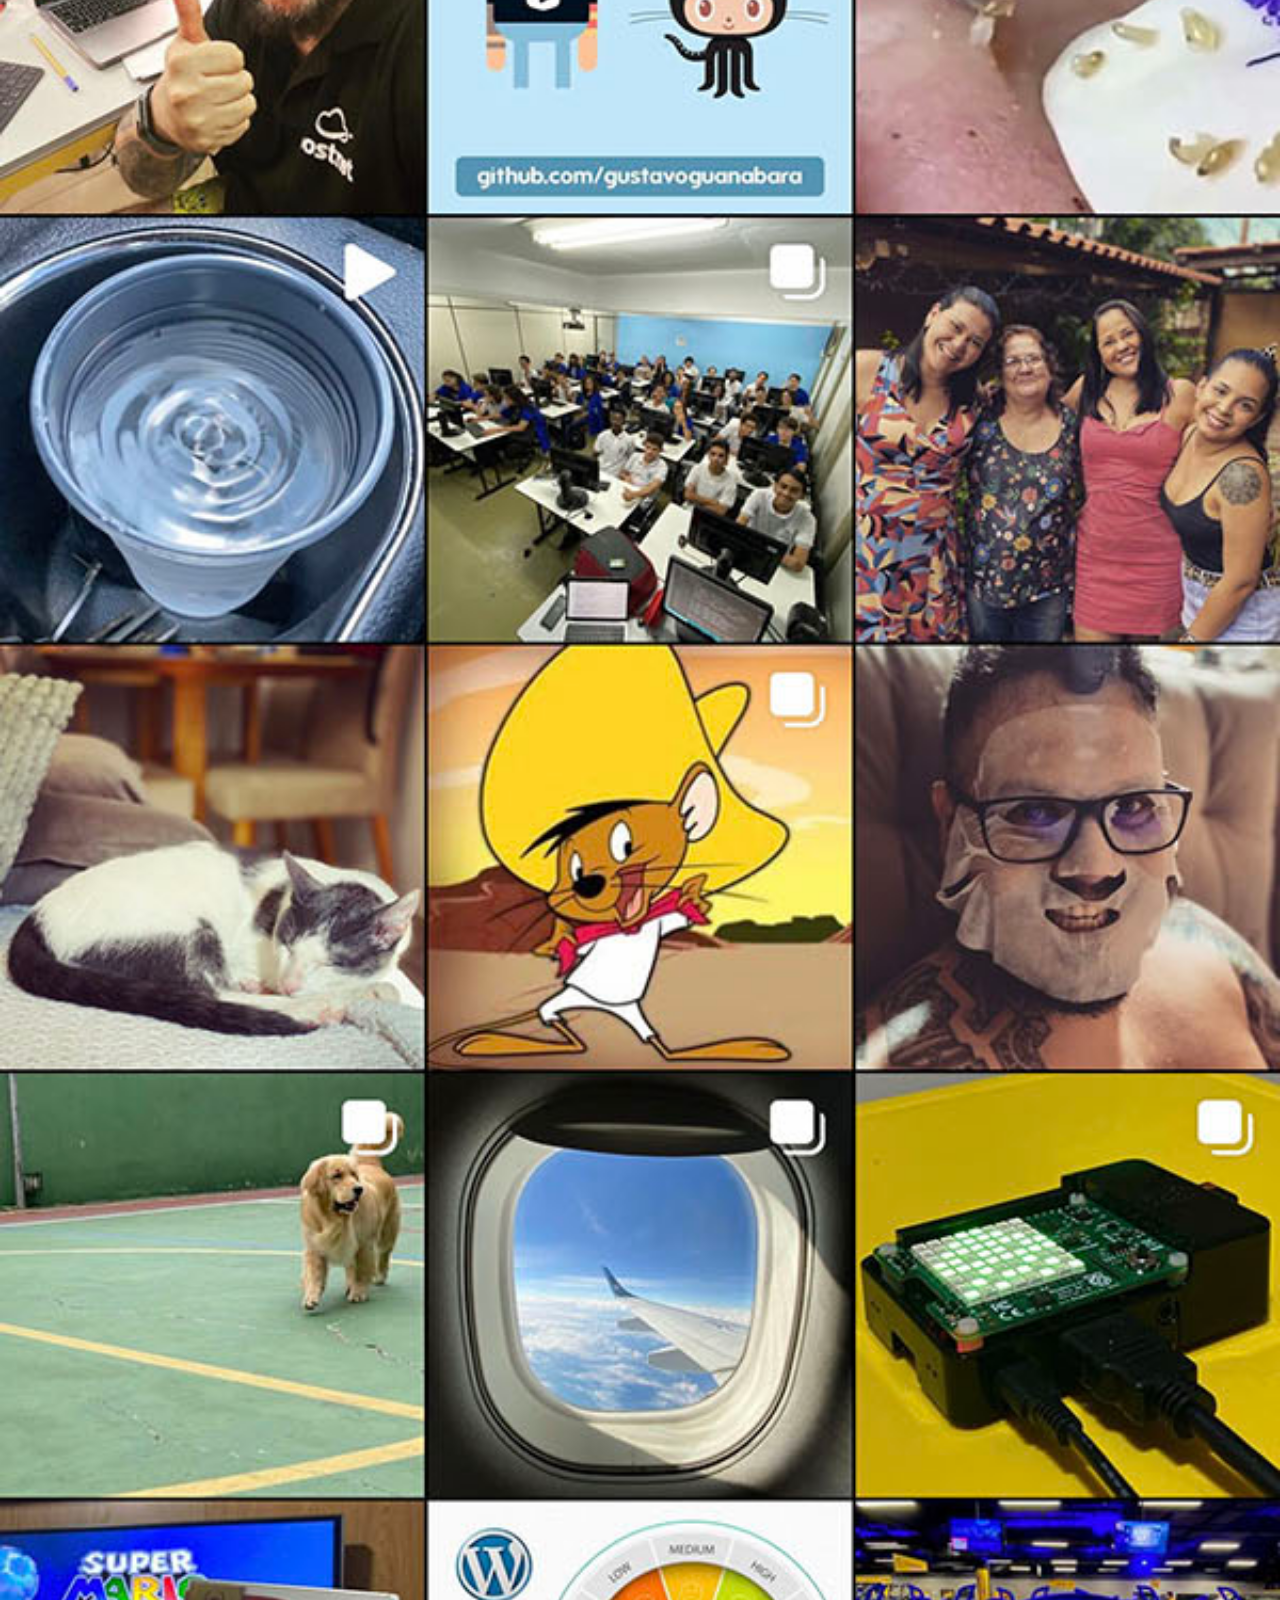
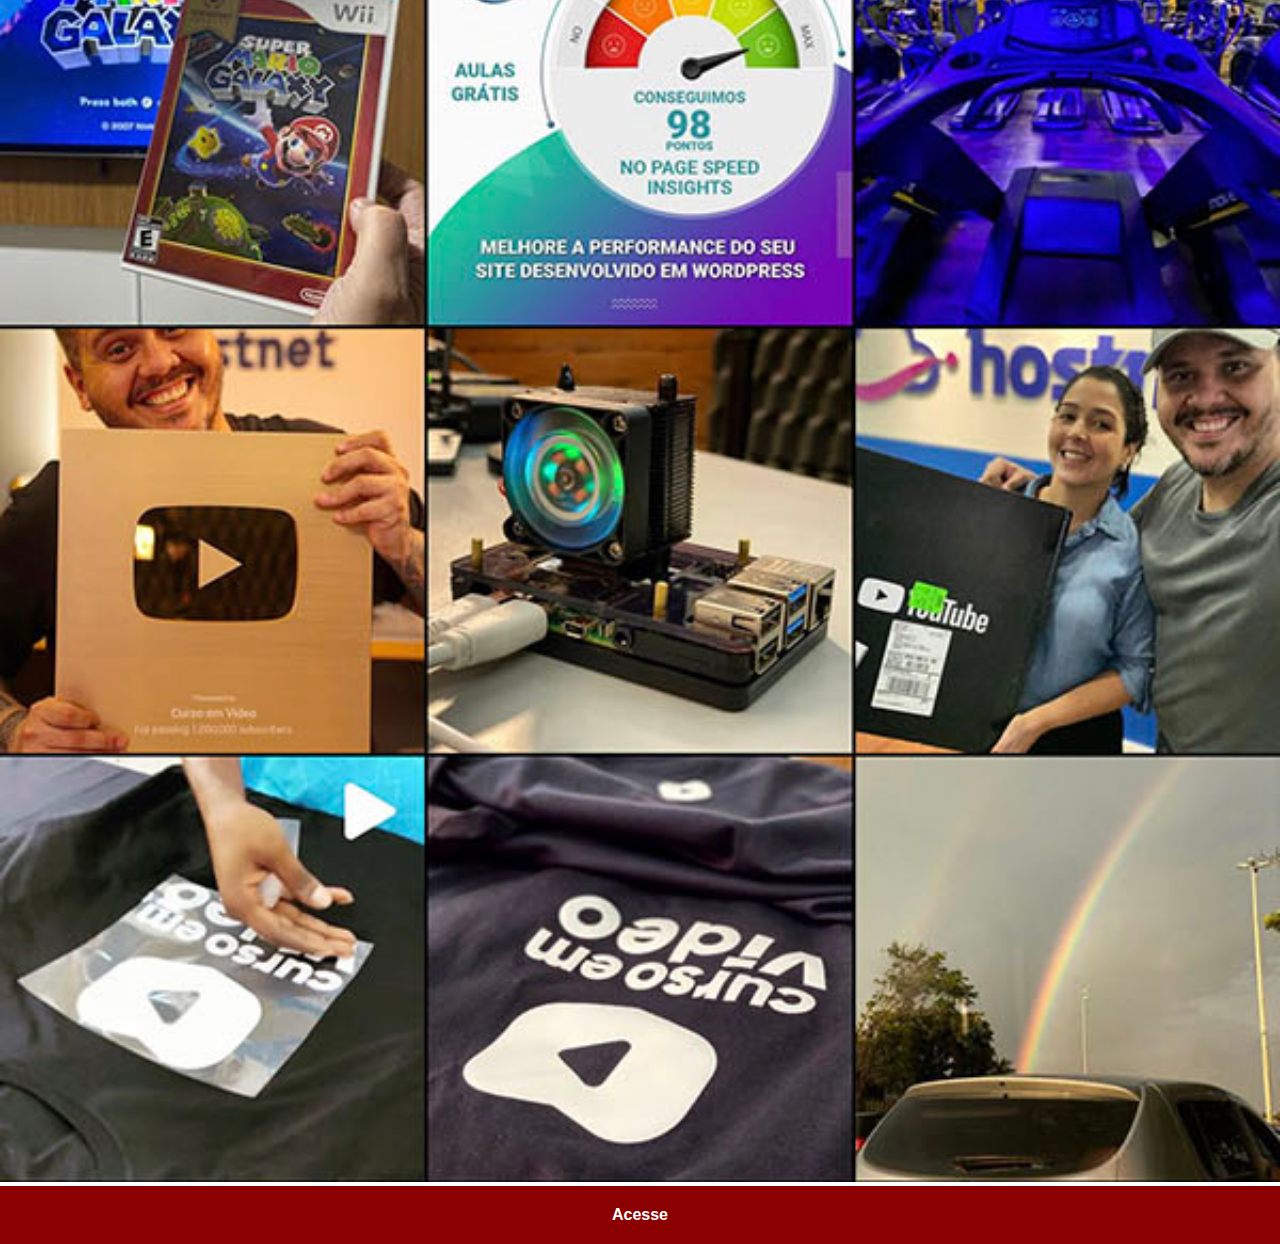
<file: instagram.html>
<!DOCTYPE html>
<html lang="pt-br">
<head>
    <meta charset="UTF-8">
    <meta name="viewport" content="width=device-width, initial-scale=1.0">
    <title>instagram</title>
</head>
<link rel="stylesheet" href="estilos/social.css">

<body>
    <img src="imagens/tela-instagram.jpg" alt="instagram">
    <a href="https://www.instagram.com/cursoemvideo/" target="_blank">Acesse</a>

    
</body>
</html>
</file>
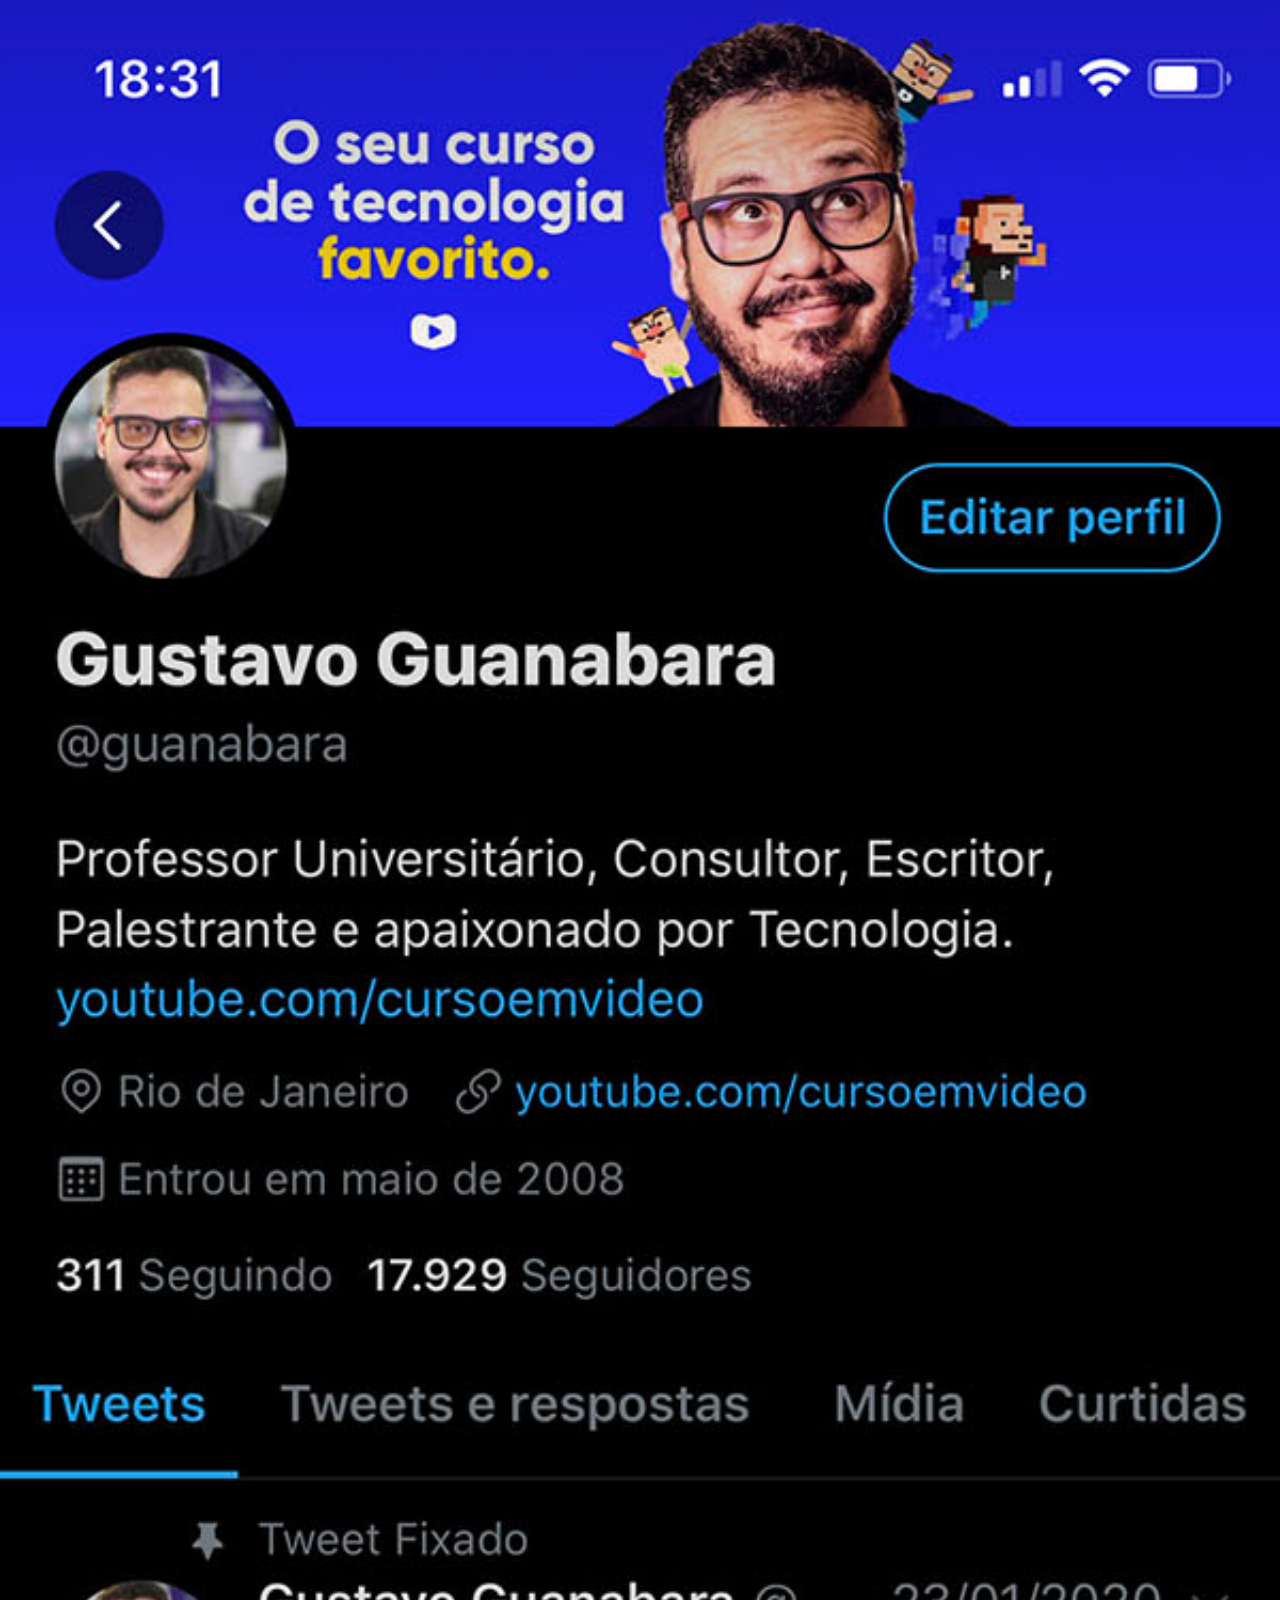
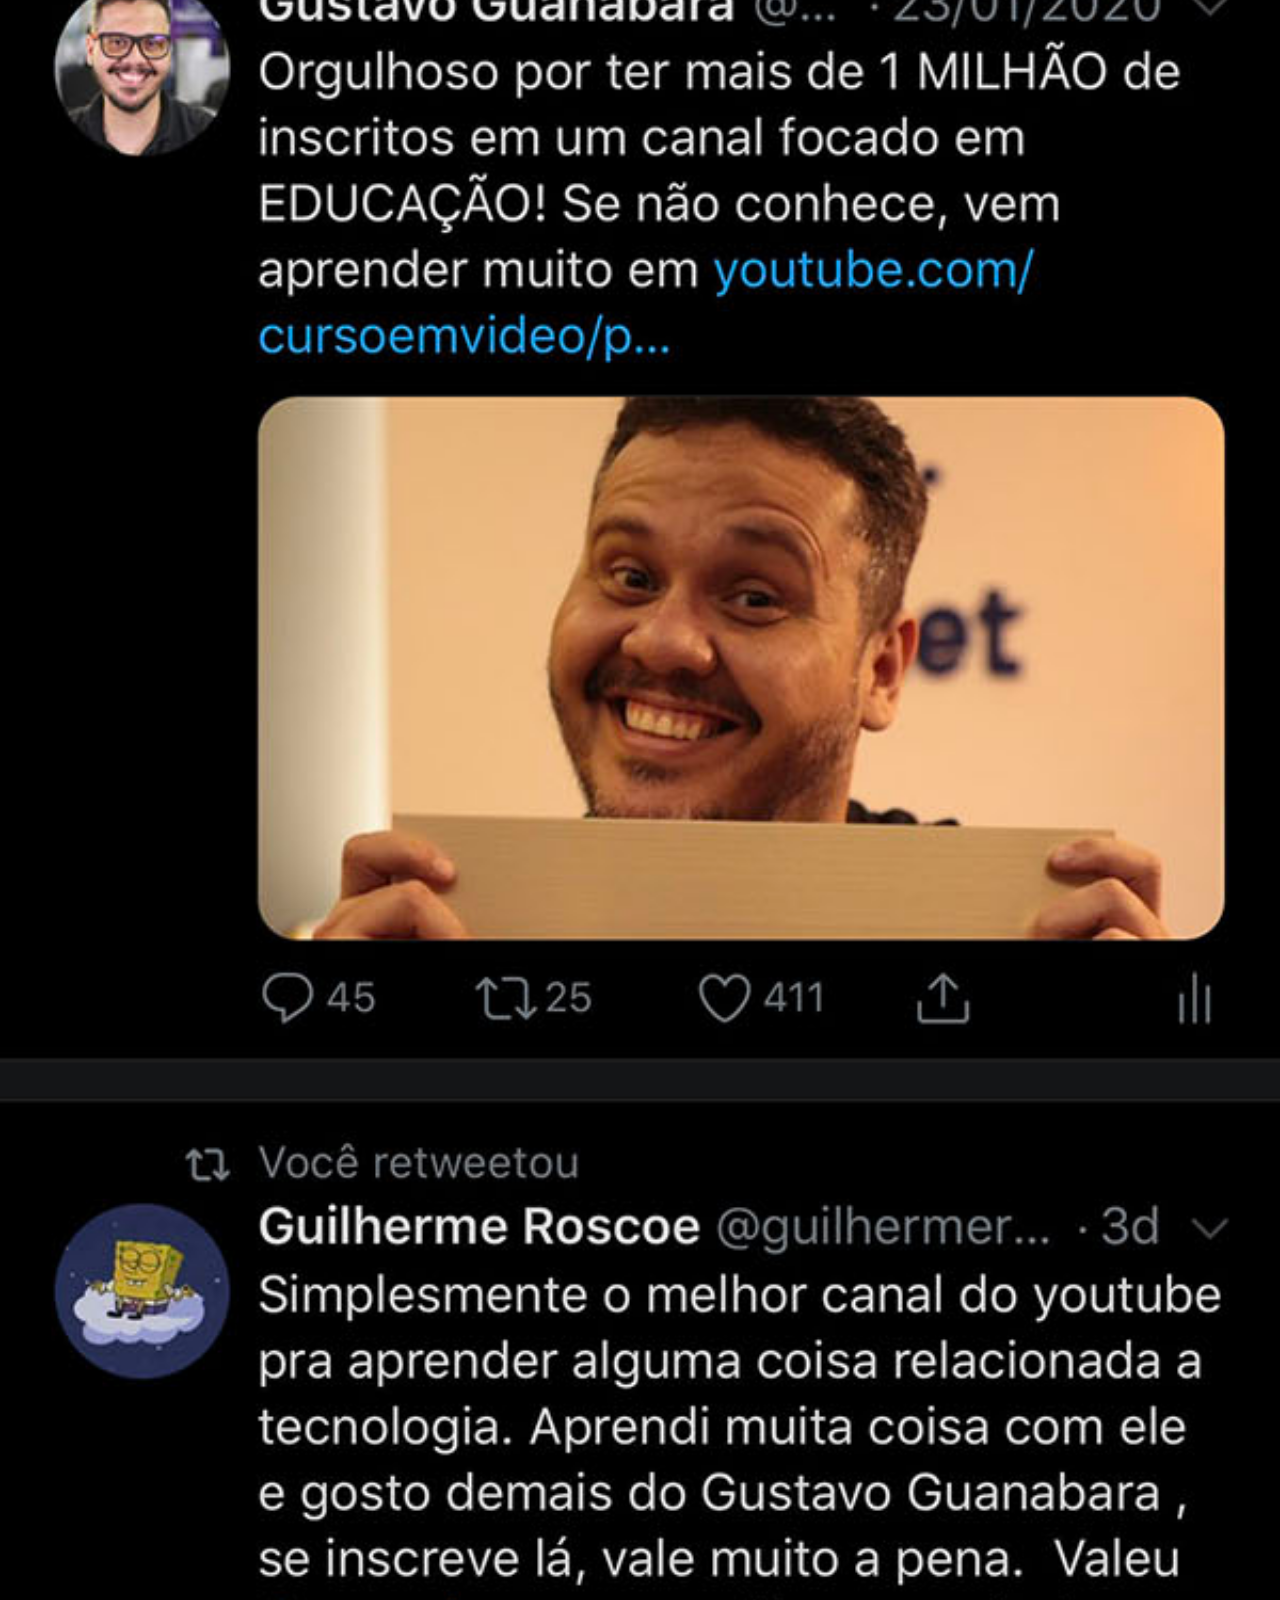
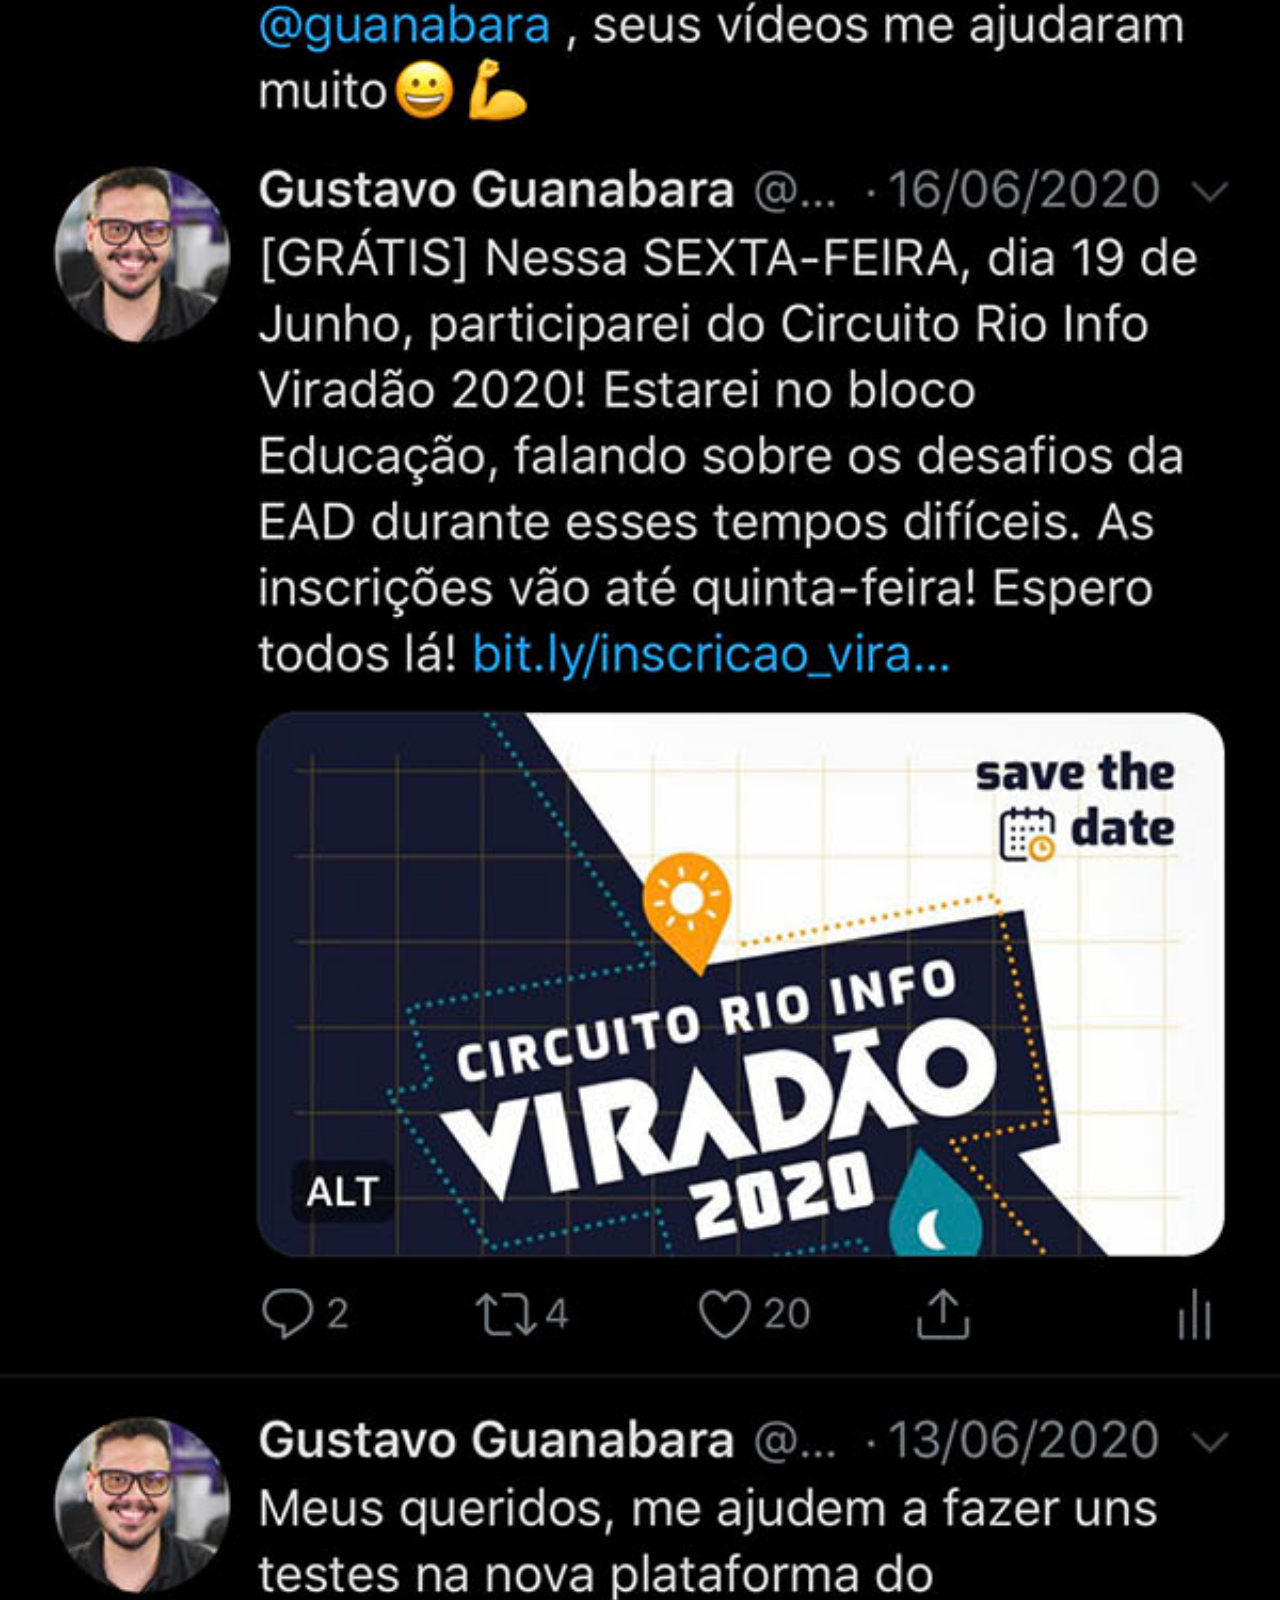
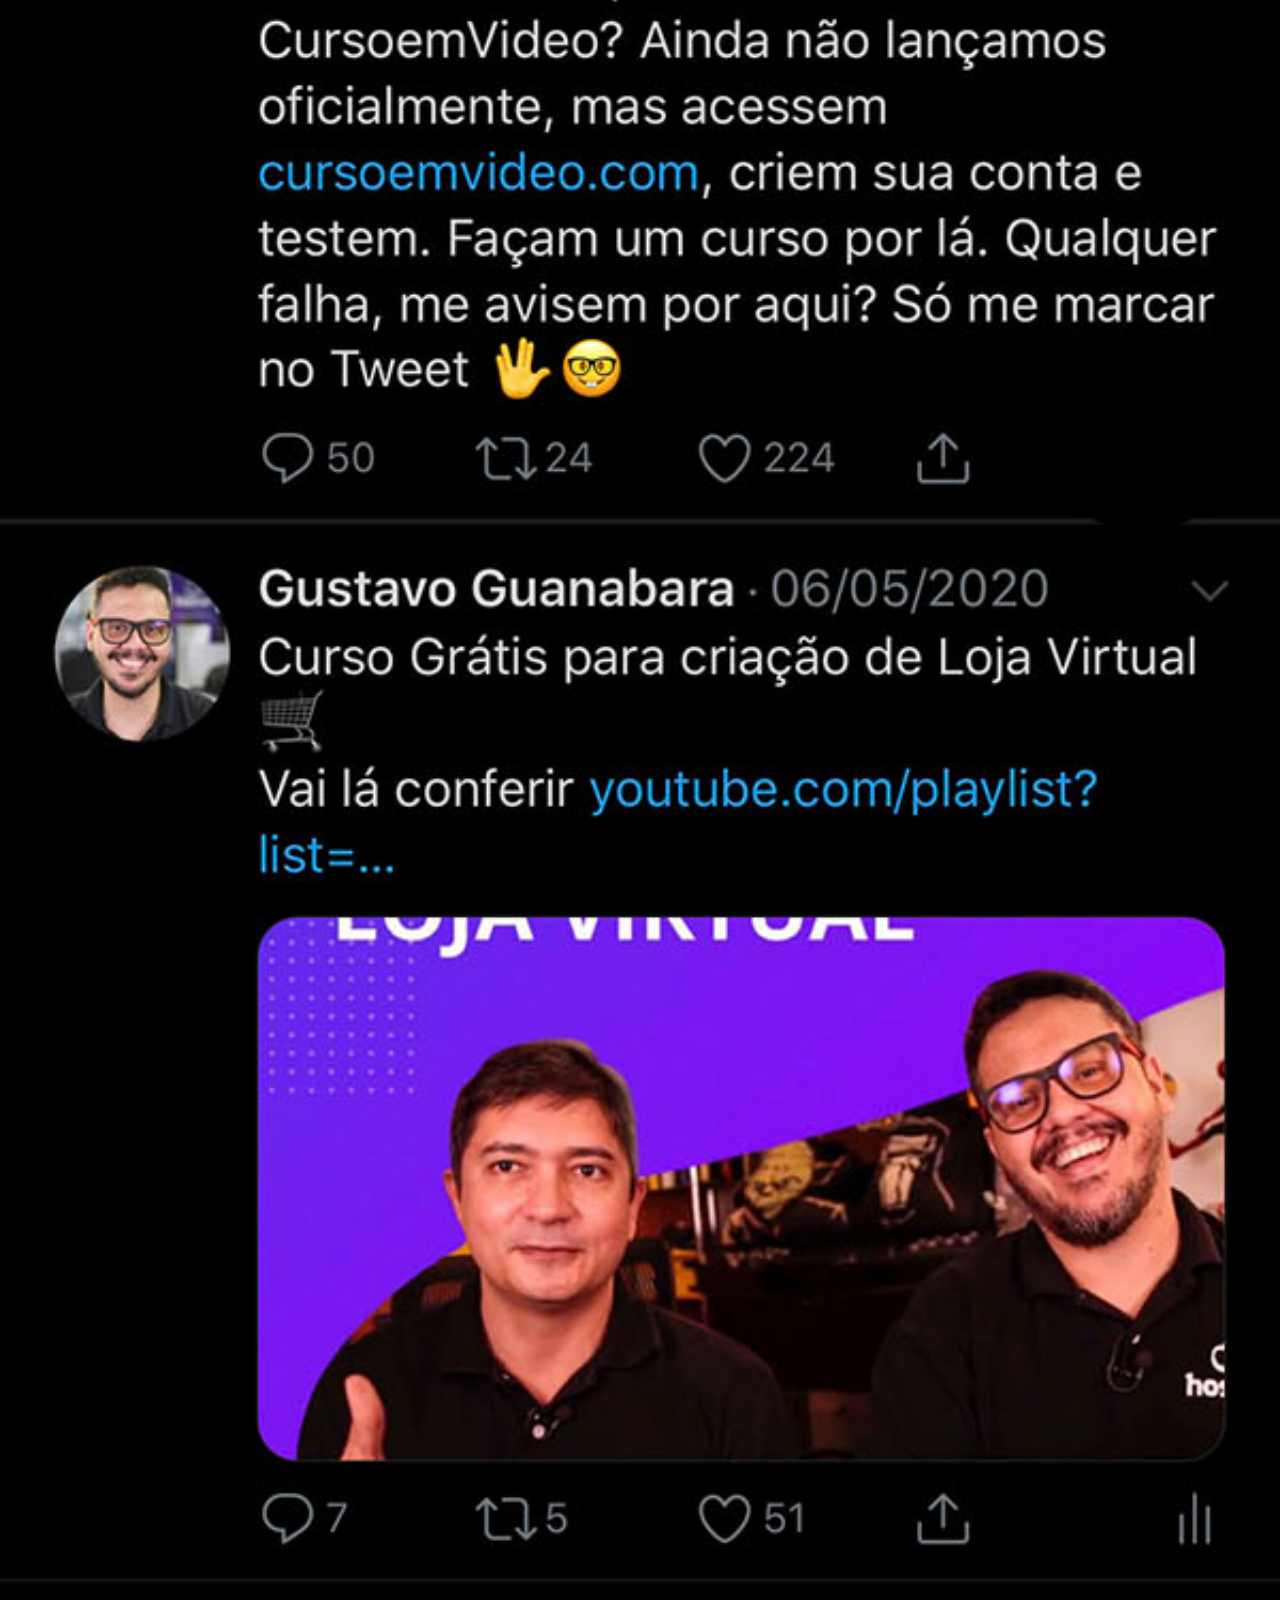
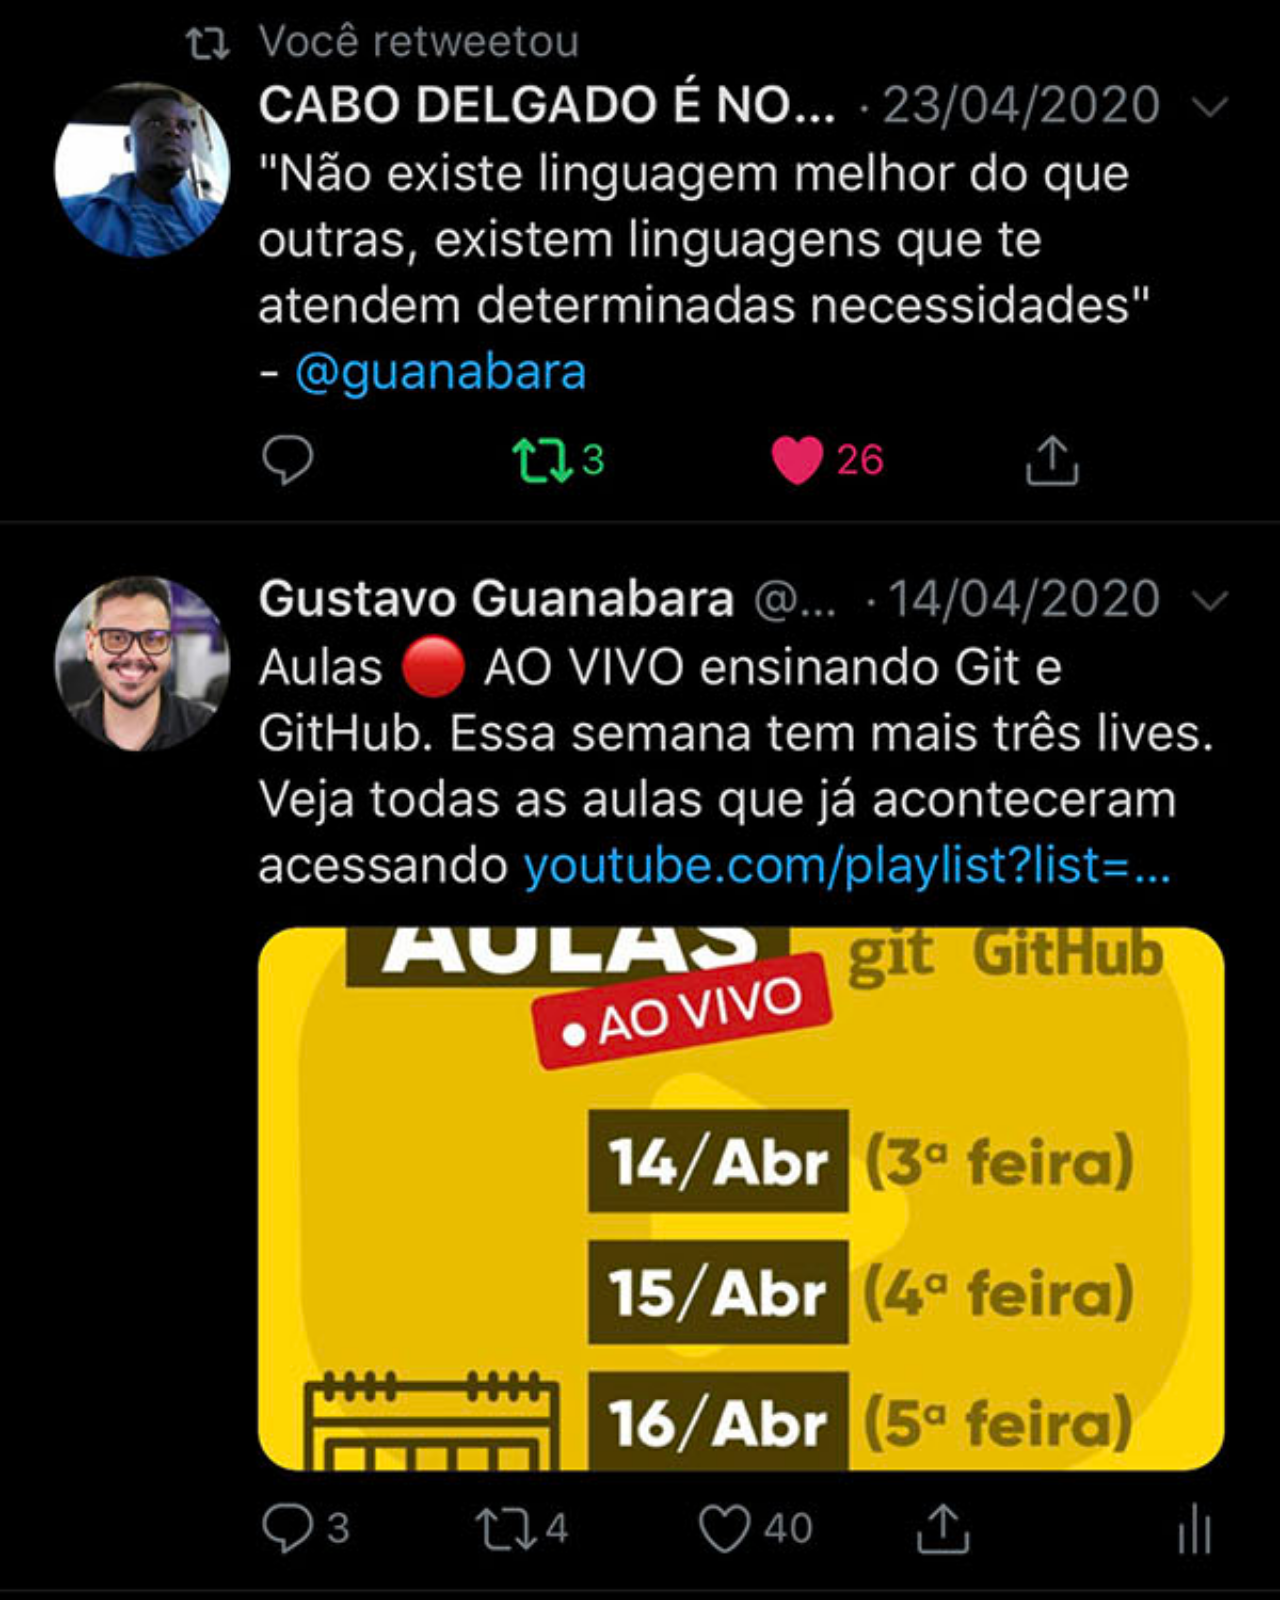
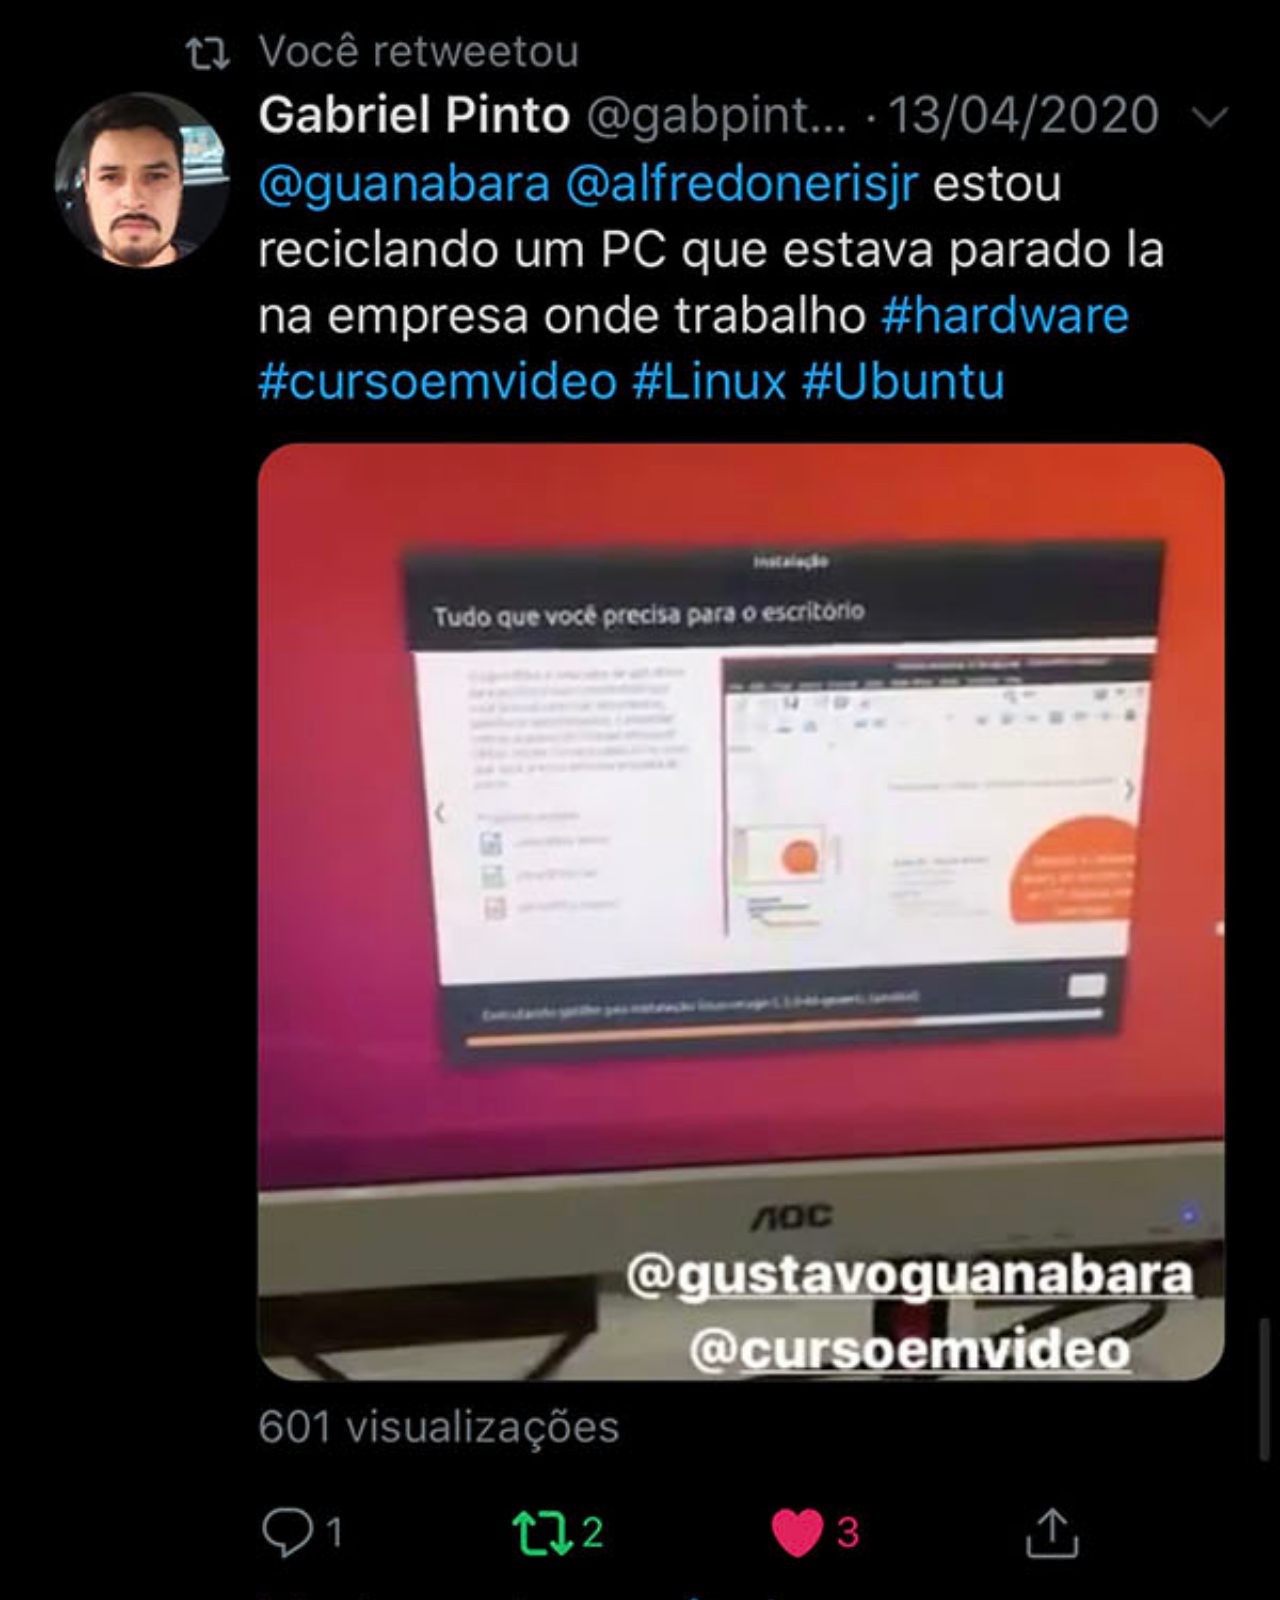
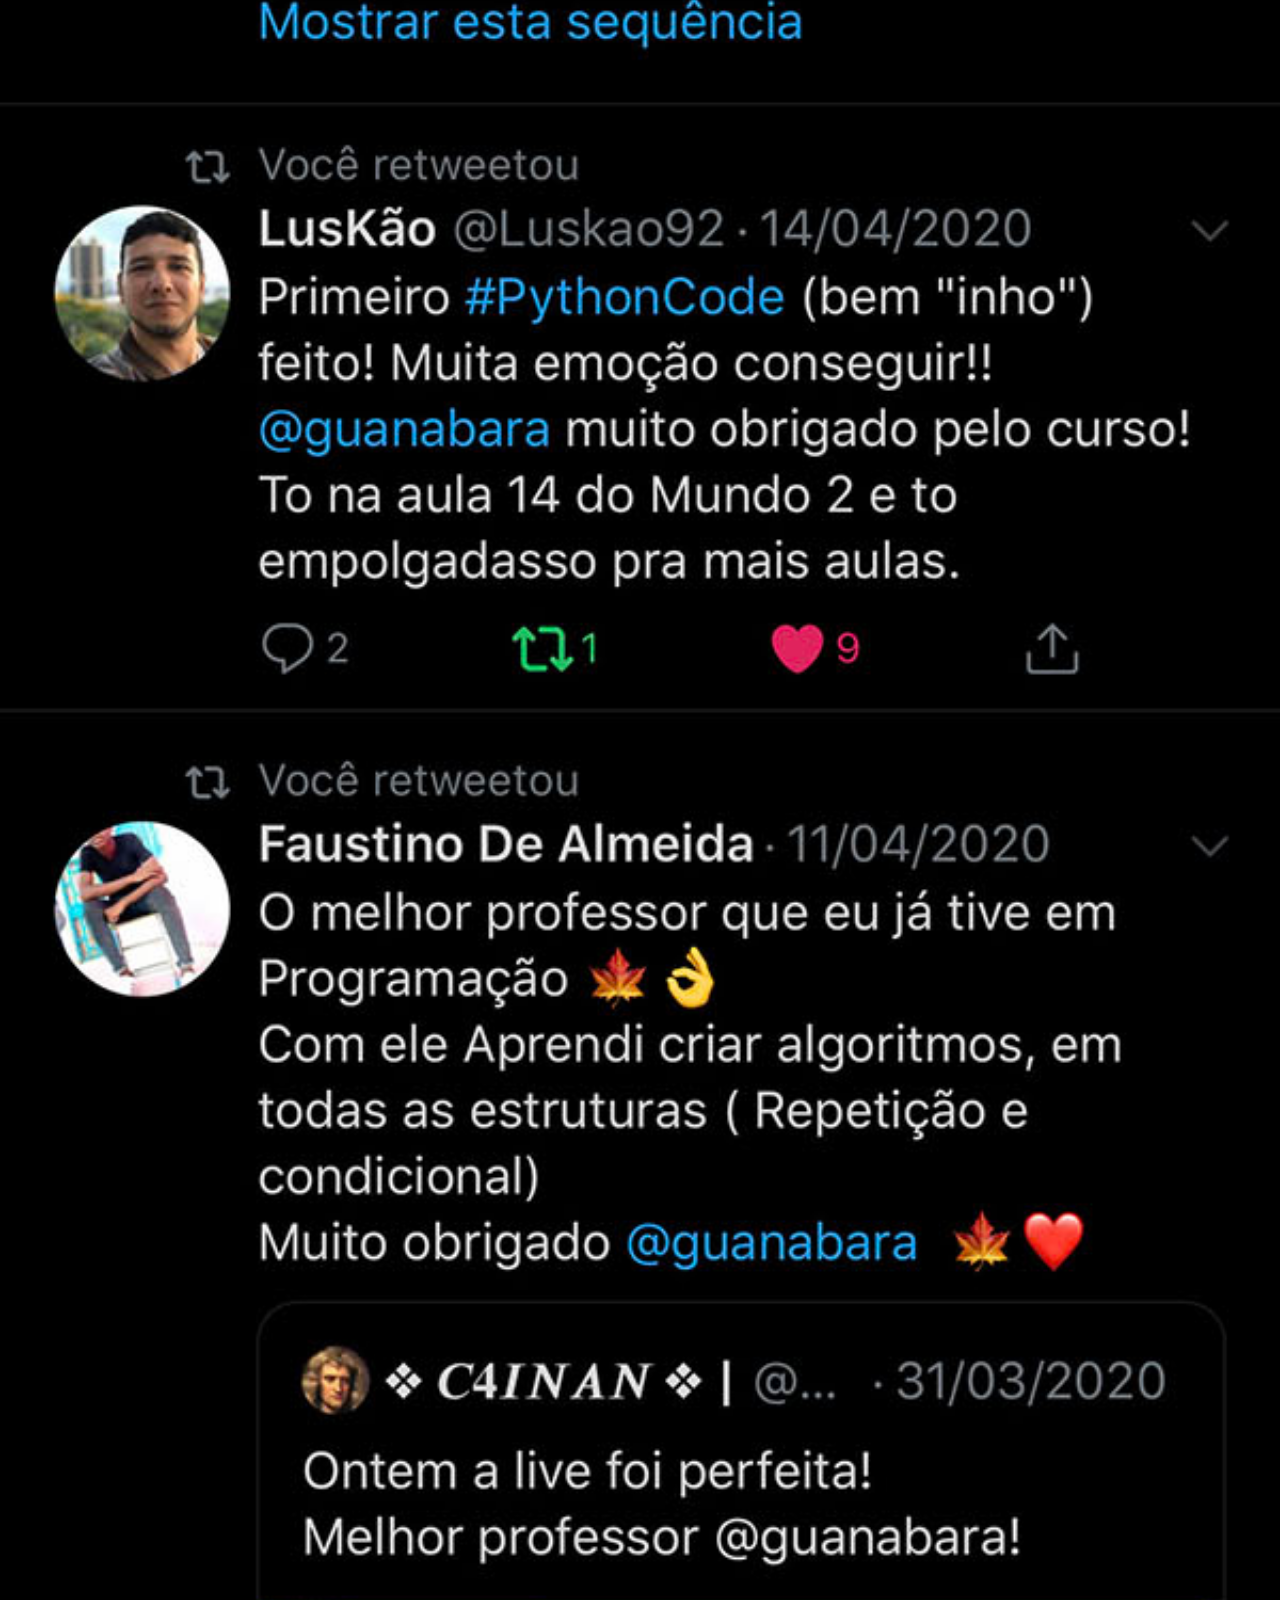
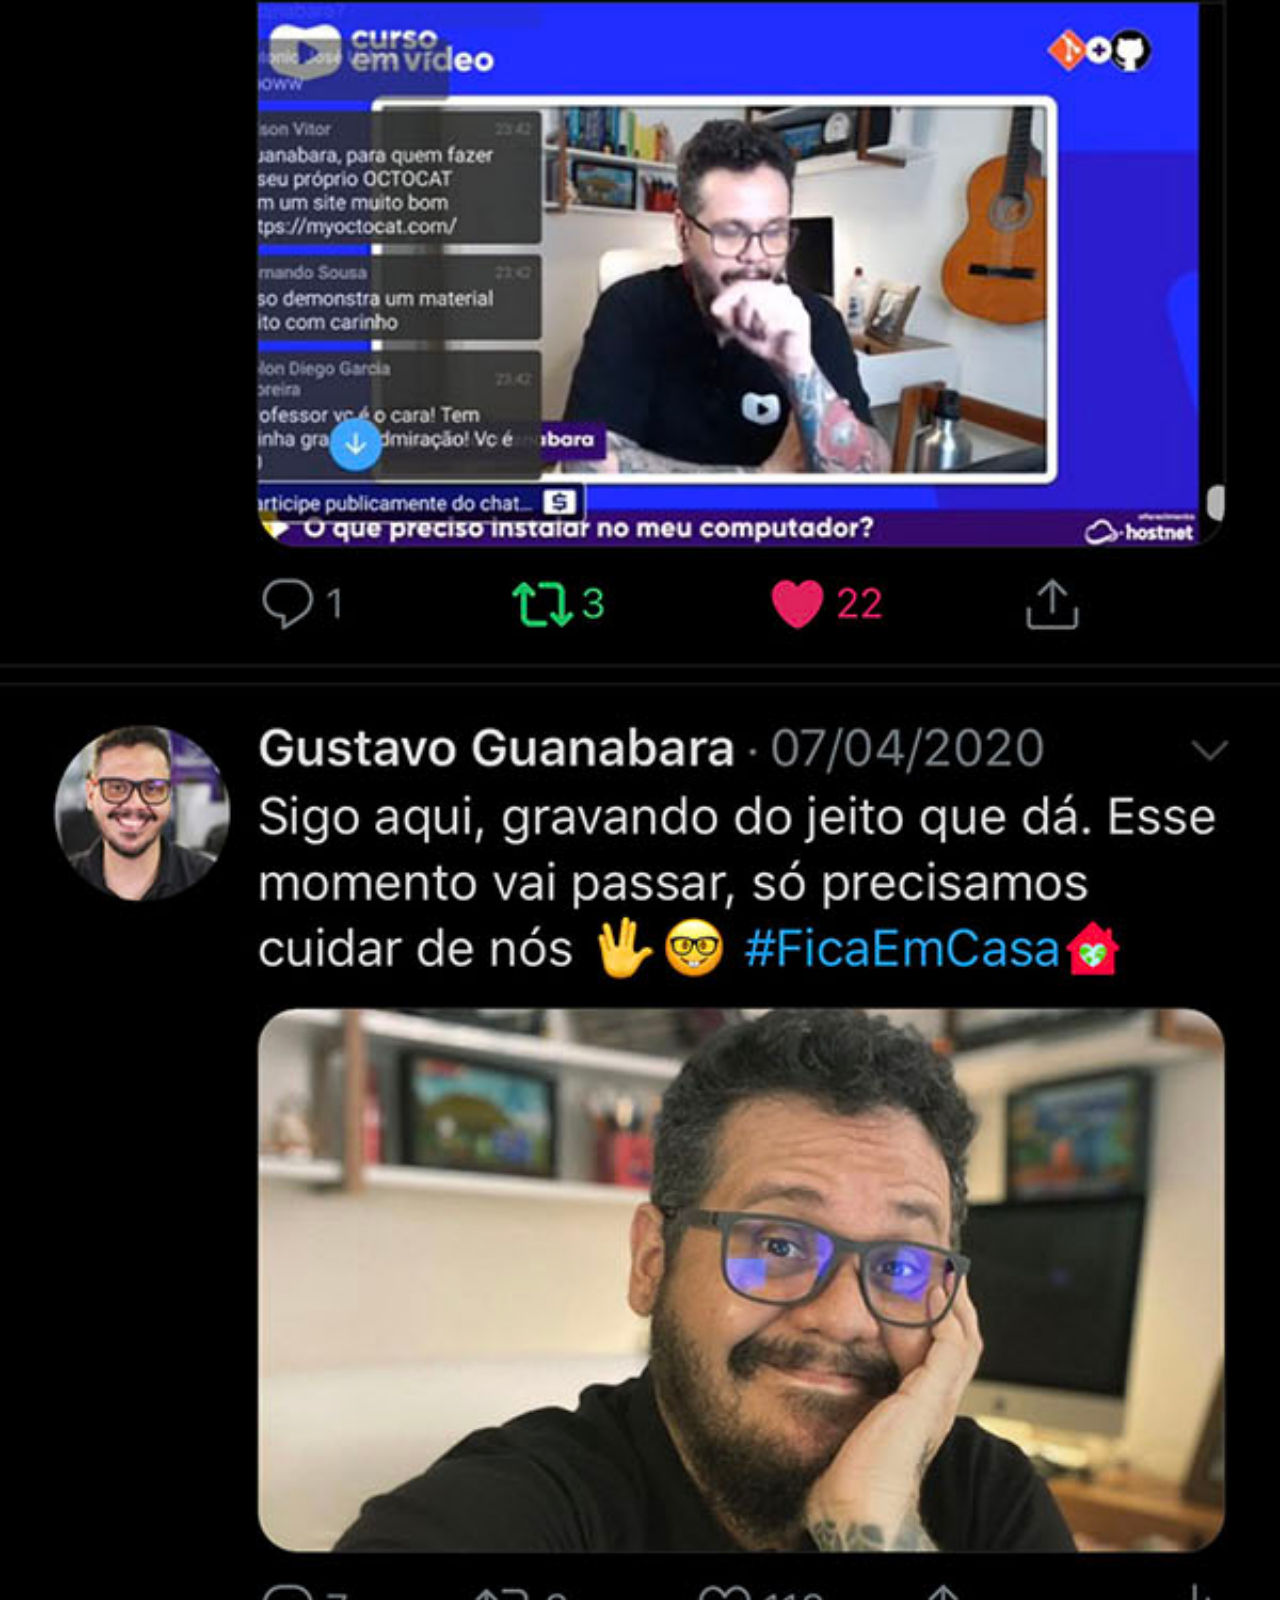
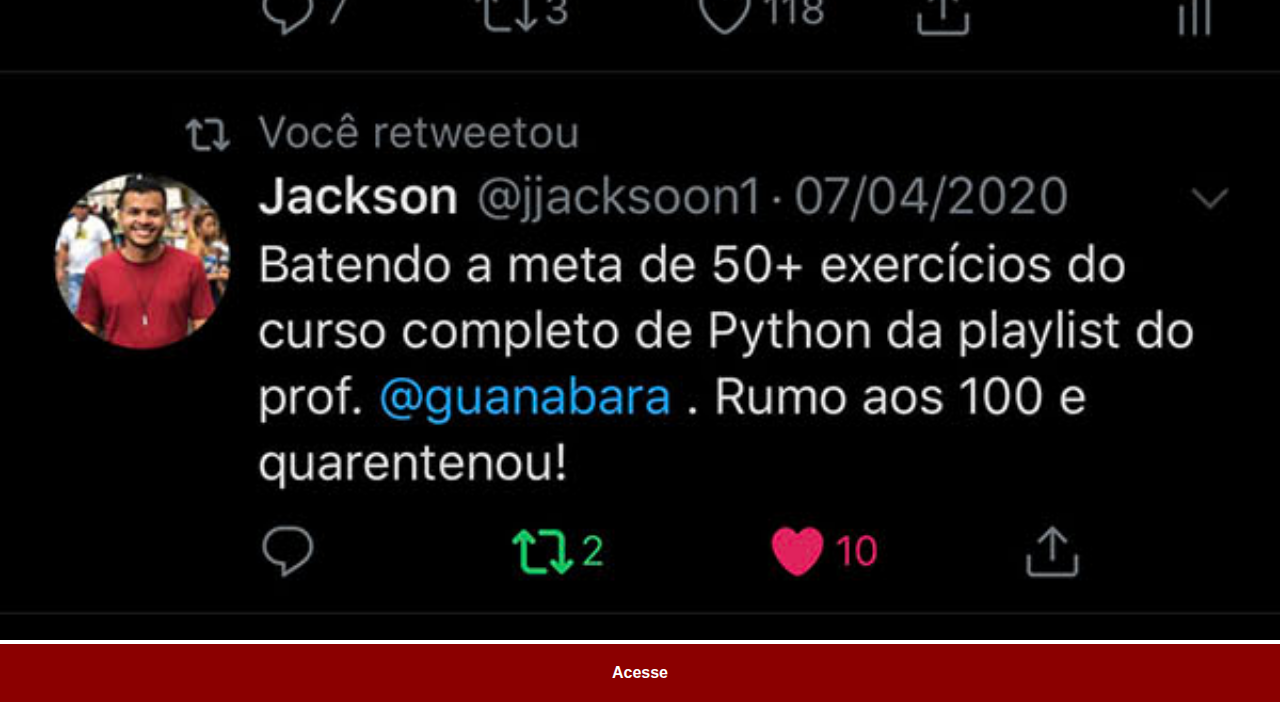
<file: x.html>
<!DOCTYPE html>
<html lang="pt-br">
<head>
    <meta charset="UTF-8">
    <meta name="viewport" content="width=device-width, initial-scale=1.0">
    <title>X</title>
</head>
<link rel="stylesheet" href="estilos/social.css">

<body>
    <img src="imagens/tela-twitter.jpg">
    <a href="https://x.com/cursosemvideo" target="_blank">Acesse</a>
    
</body>
</html>
</file>
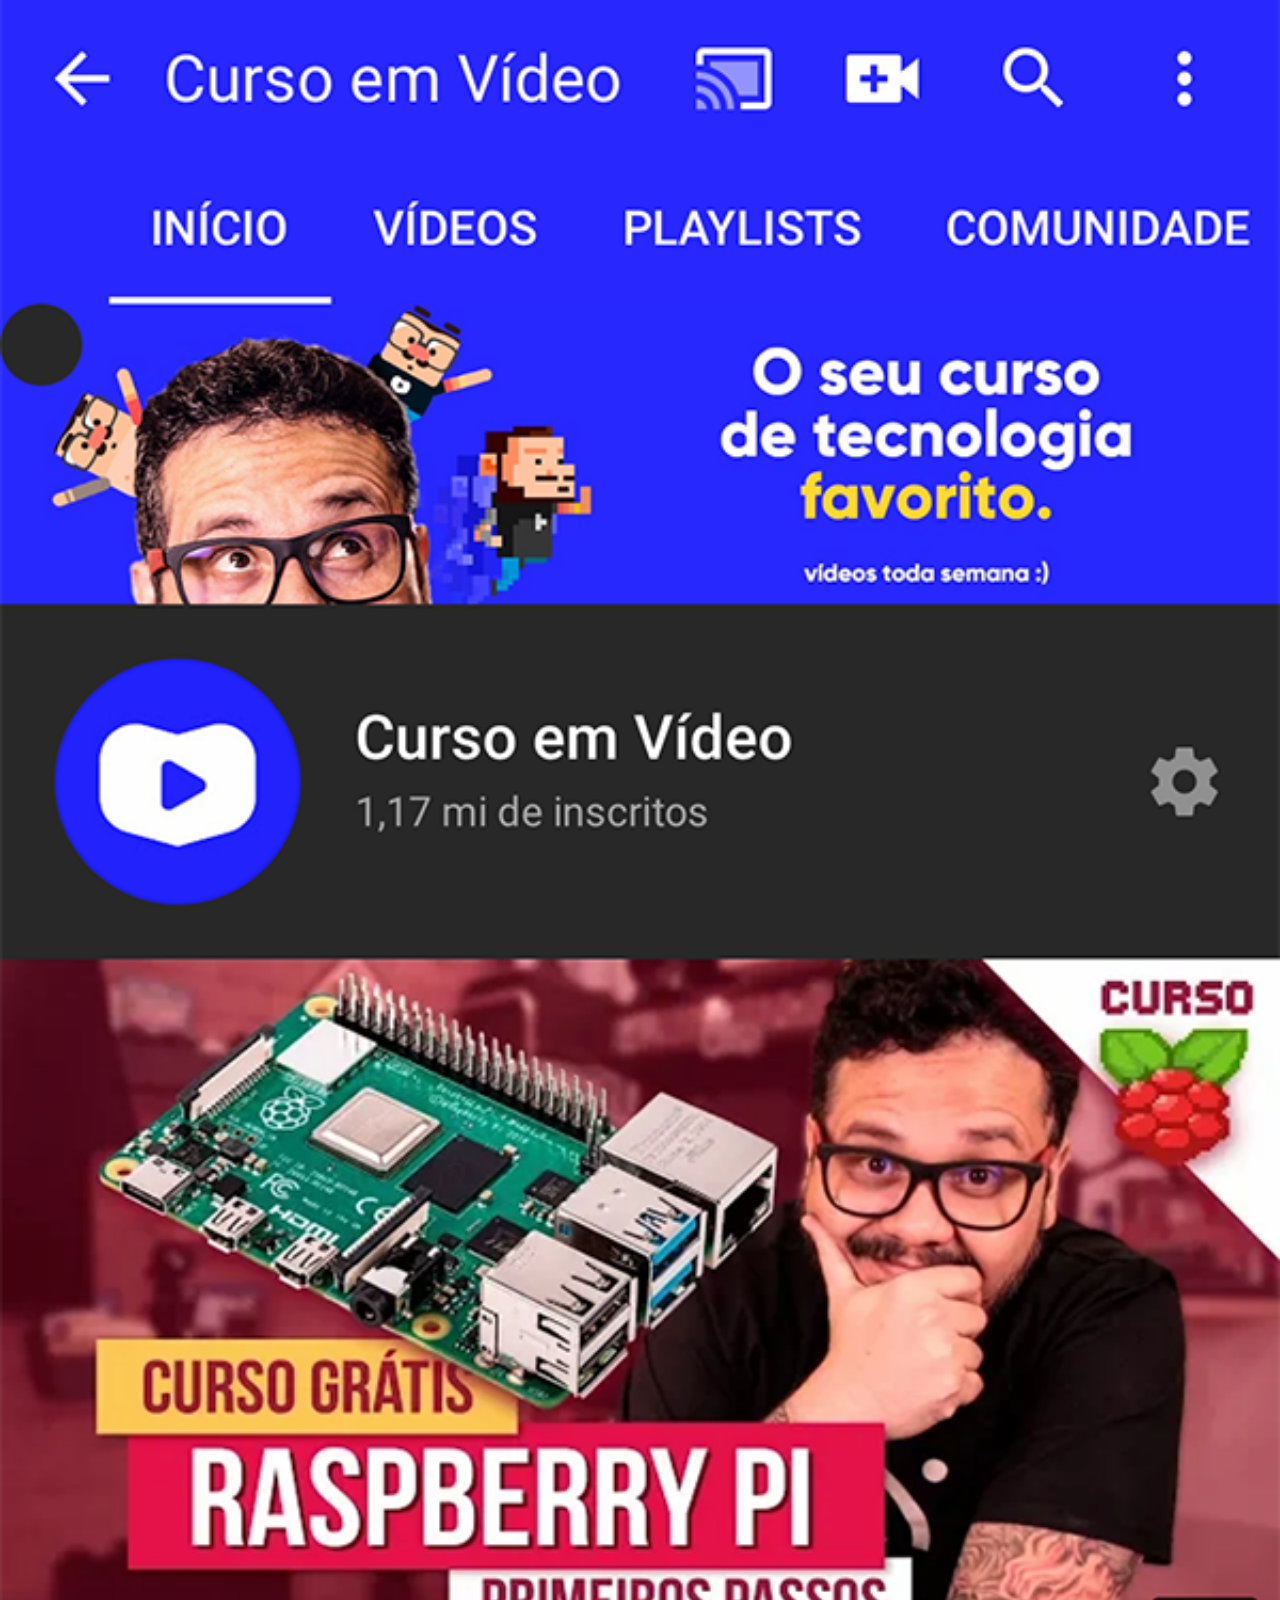
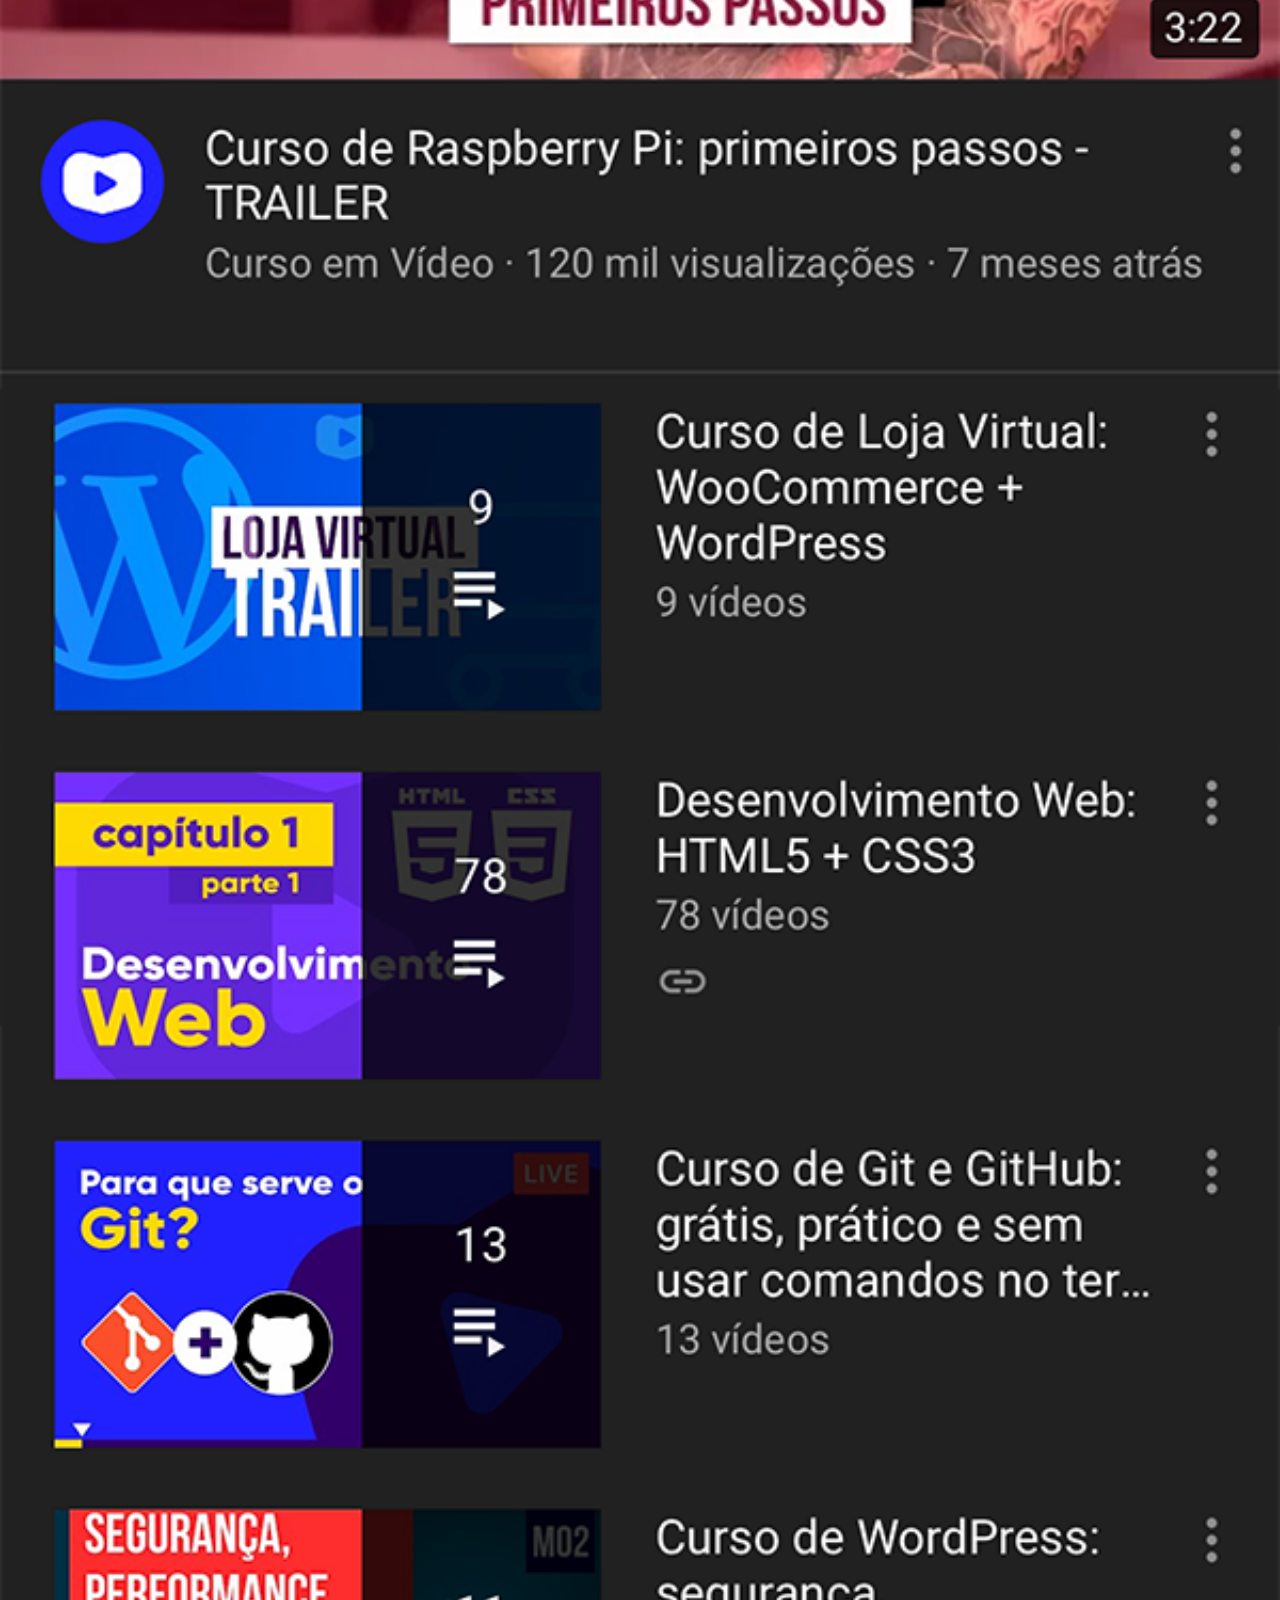
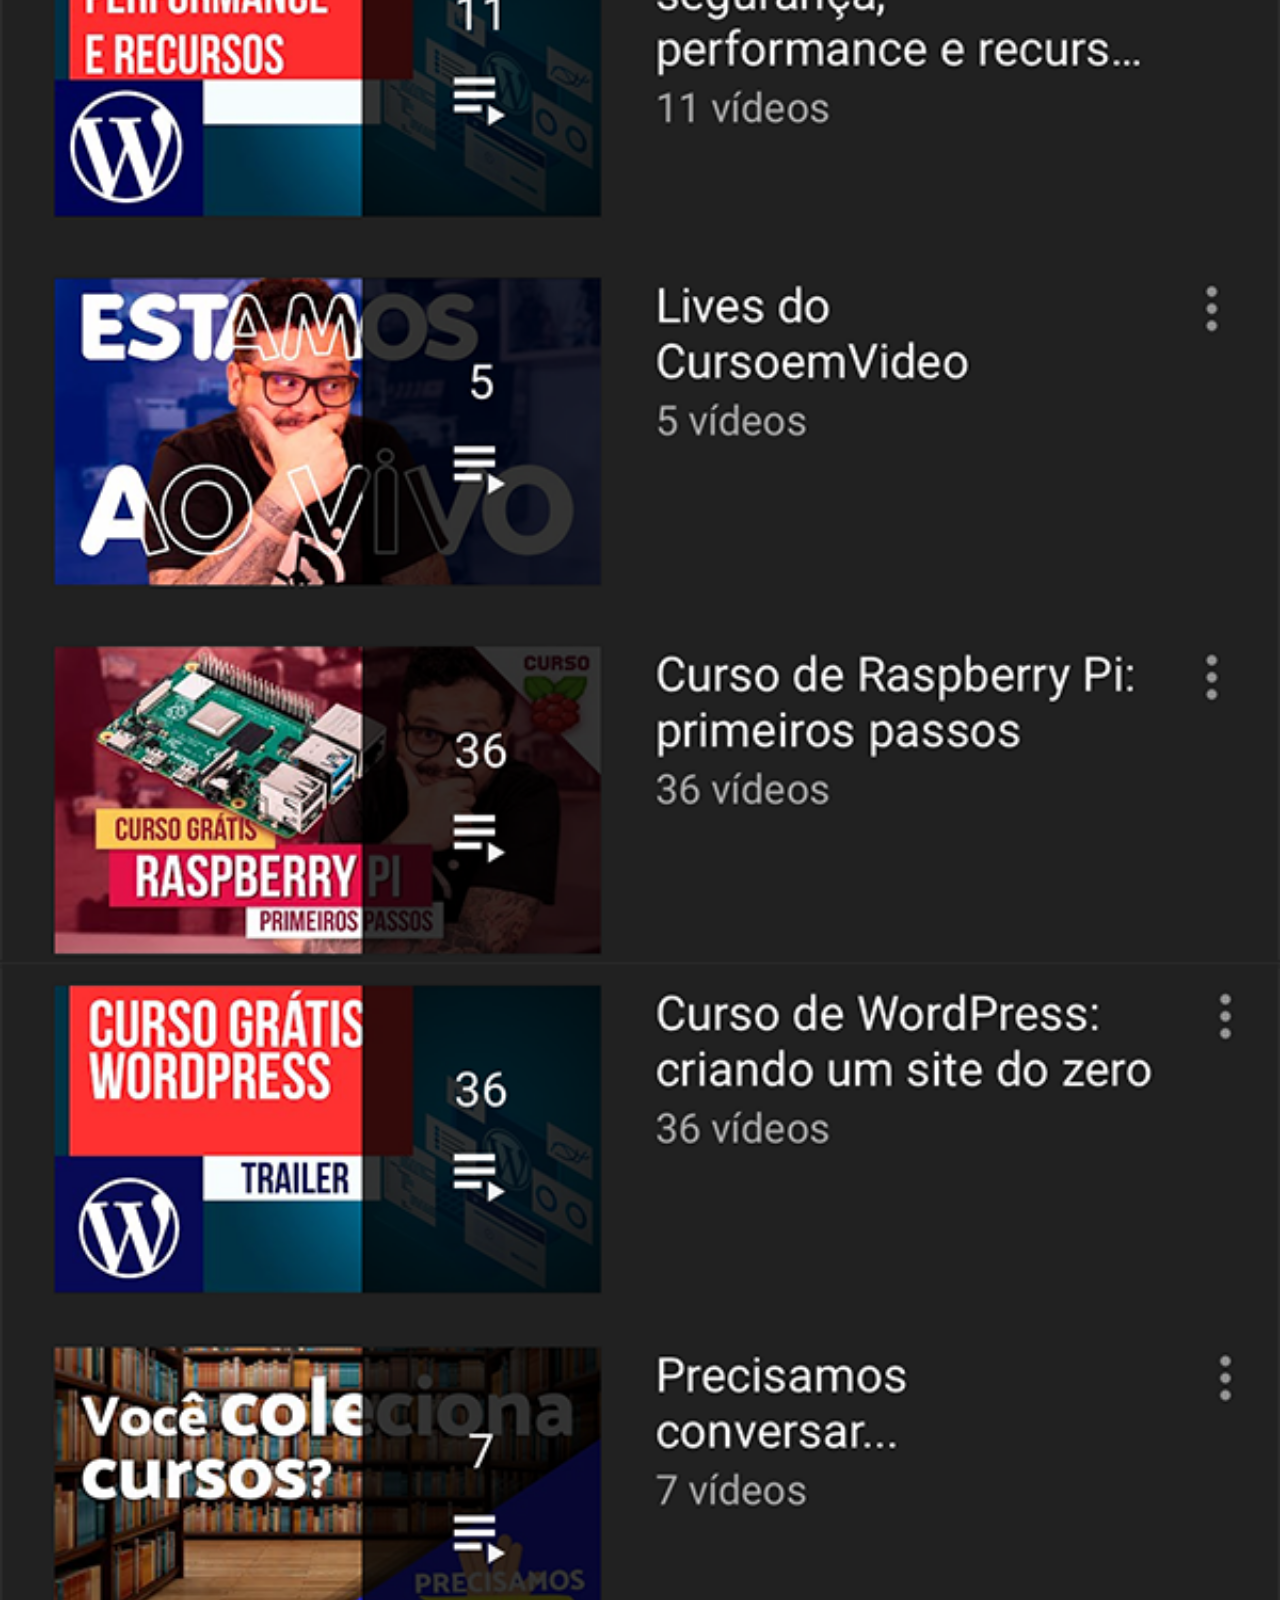
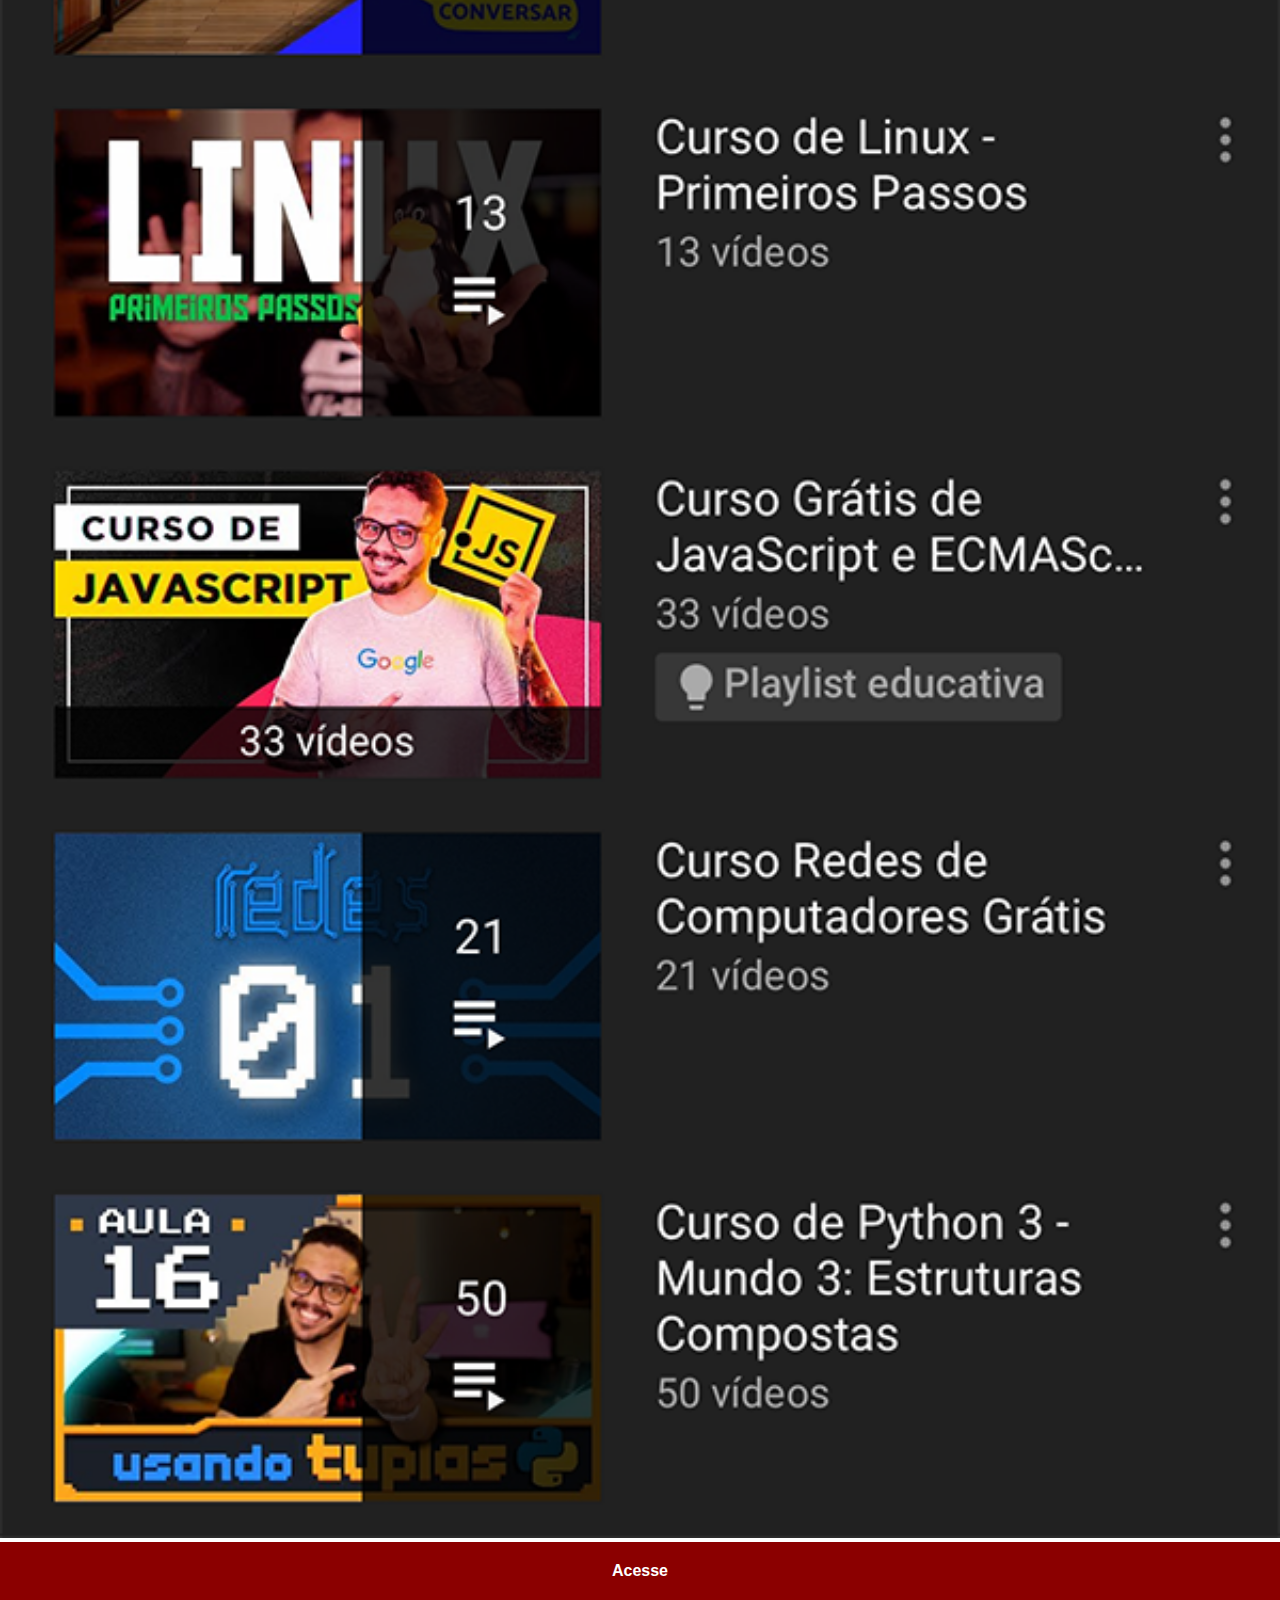
<file: youtube.html>
<!DOCTYPE html>
<html lang="pt-br">
<head>
    <meta charset="UTF-8">
    <meta name="viewport" content="width=device-width, initial-scale=1.0">
    <title>youtube</title>
</head>
<link rel="stylesheet" href="estilos/social.css">

<body>
    <img src="imagens/tela-youtube.png" alt="youtube">
    <a href="https://www.youtube.com/c/CursoemV%C3%ADdeo/playlists" target="_blank">Acesse</a>
    
</body>
</html>
</file>
<file: estilos/style.css>
@charset "UTF-8";

* {
    margin: 0px;
    padding: 0px;
    font-family: Arial, Helvetica, sans-serif;
}

html,body {
    height: 100vh;
    width: 100vw;
}

body {
    background: url('../imagens/fundo-madeira.jpg') no-repeat top center;
    background-size: cover;
    background-attachment: fixed;
}

main {
    height: 100vh;
    position: relative;
    background-color: 
}

section#telefone {
    position: absolute;
    top: 50%;
    left: 50%;
    transform: translate(-50%, -50%);

    height: 627px;
    width: 311px;
    
    background: url('../imagens/frame-iphone.png') no-repeat;
}

iframe#tela {
    position: relative;
    top: 80px;
    left: 22px;
    width: 267px;
    height: 471px;
}

section#redes-sociais {
    text-align: right;
}

section#redes-sociais img {
    width: 50px;
    height: 50px;
    margin: 10px;
    border-radius: 50%;
    box-shadow: 2px 2px 5px rgba(0, 0, 0, 0.418);
    box-sizing: border-box;
    
}

section#redes-sociais img:hover {
    border: 2px solid rgba(255, 255, 255, 0.603);
    transform: translate(-2px, -2px);
    box-shadow: 5px 5px 10px rgba(0, 0, 0, 0.623);
    transition: transform 0.2s, border 0.2s;
}
</file>
<file: estilos/social.css>
@chatset "UTF-8";

* {
    margin: 0px;
    padding: 0px;
    font-family: Arial, Helvetica, sans-serif;
}

::-webkit-scrollbar {
    width: 0px;
    height: 0px;
}

img {
    width: 100vw;
    

}

a {
    display: block;
    background-color: darkred;
    padding: 20px;
    text-align: center;
    font-weight: bolder;
    text-decoration: none;
    color: white;
}

a:hover{
    background-color: red;
}
</file>
